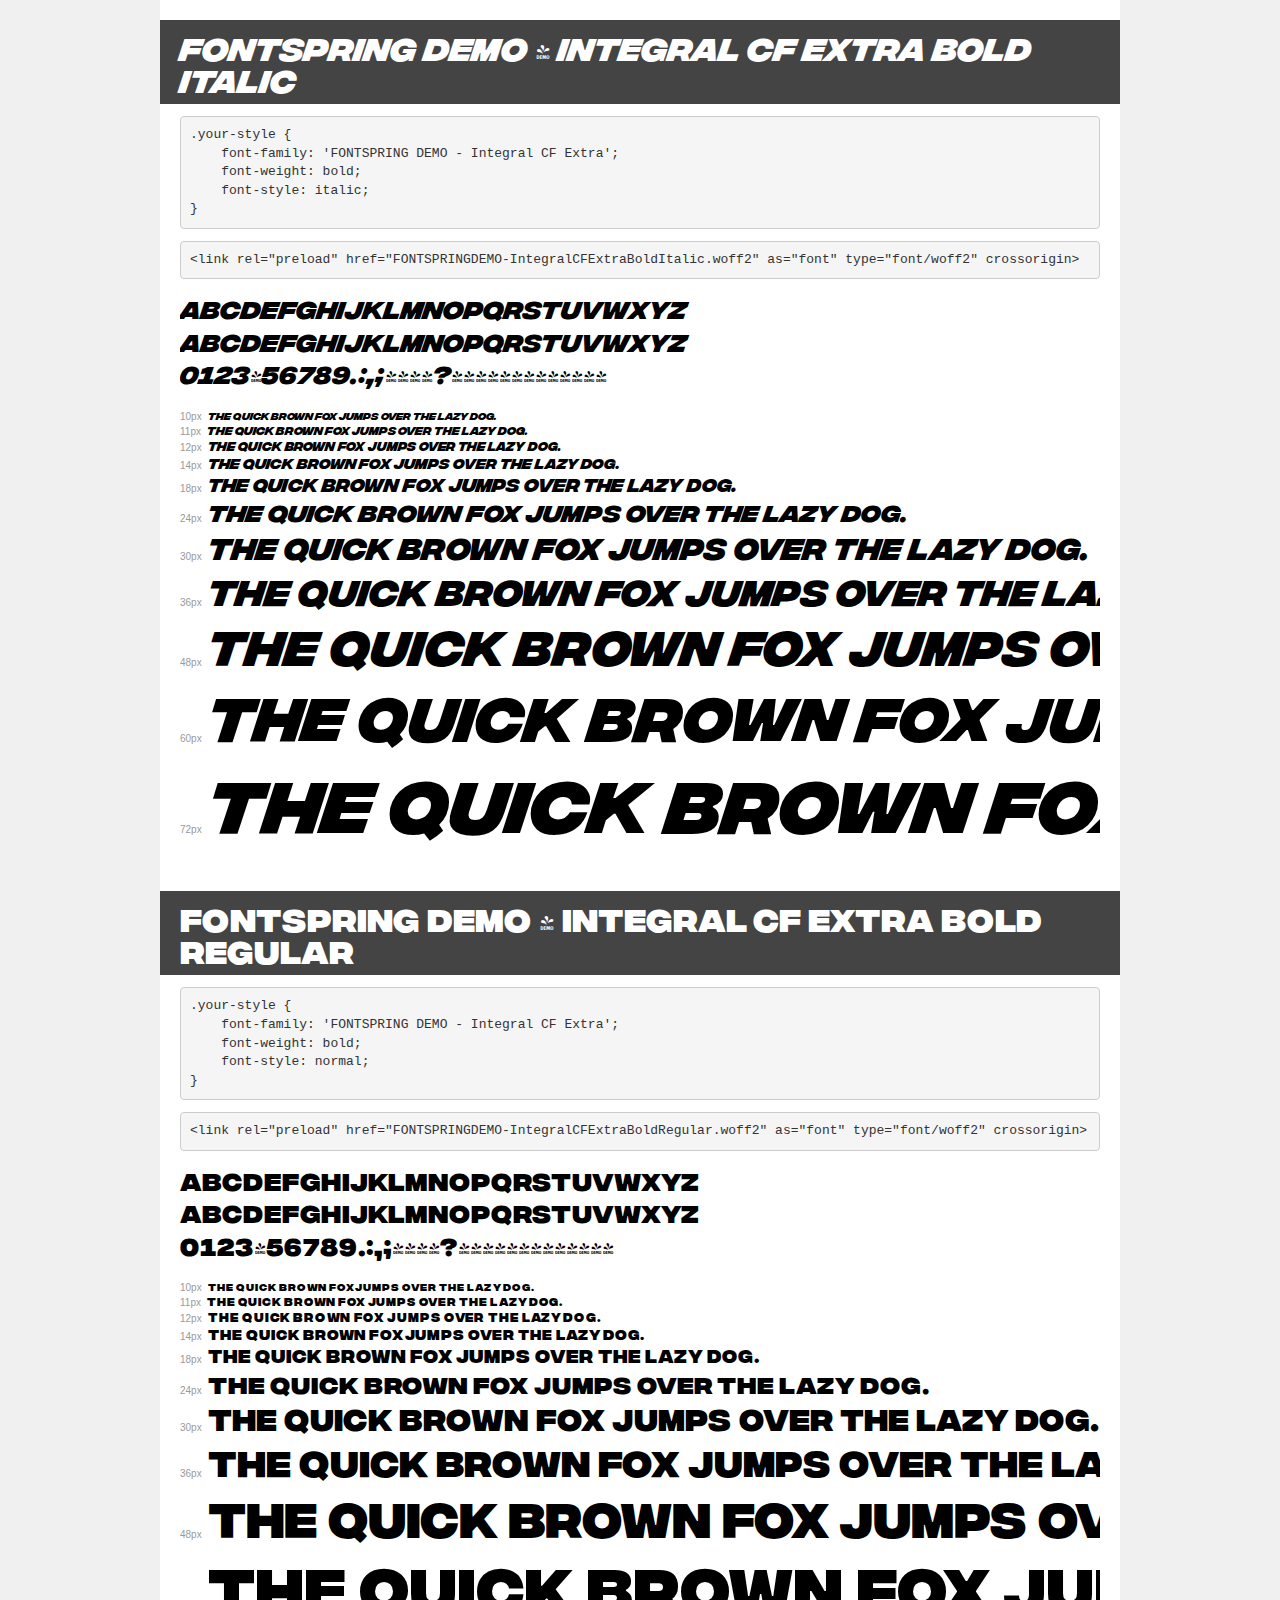
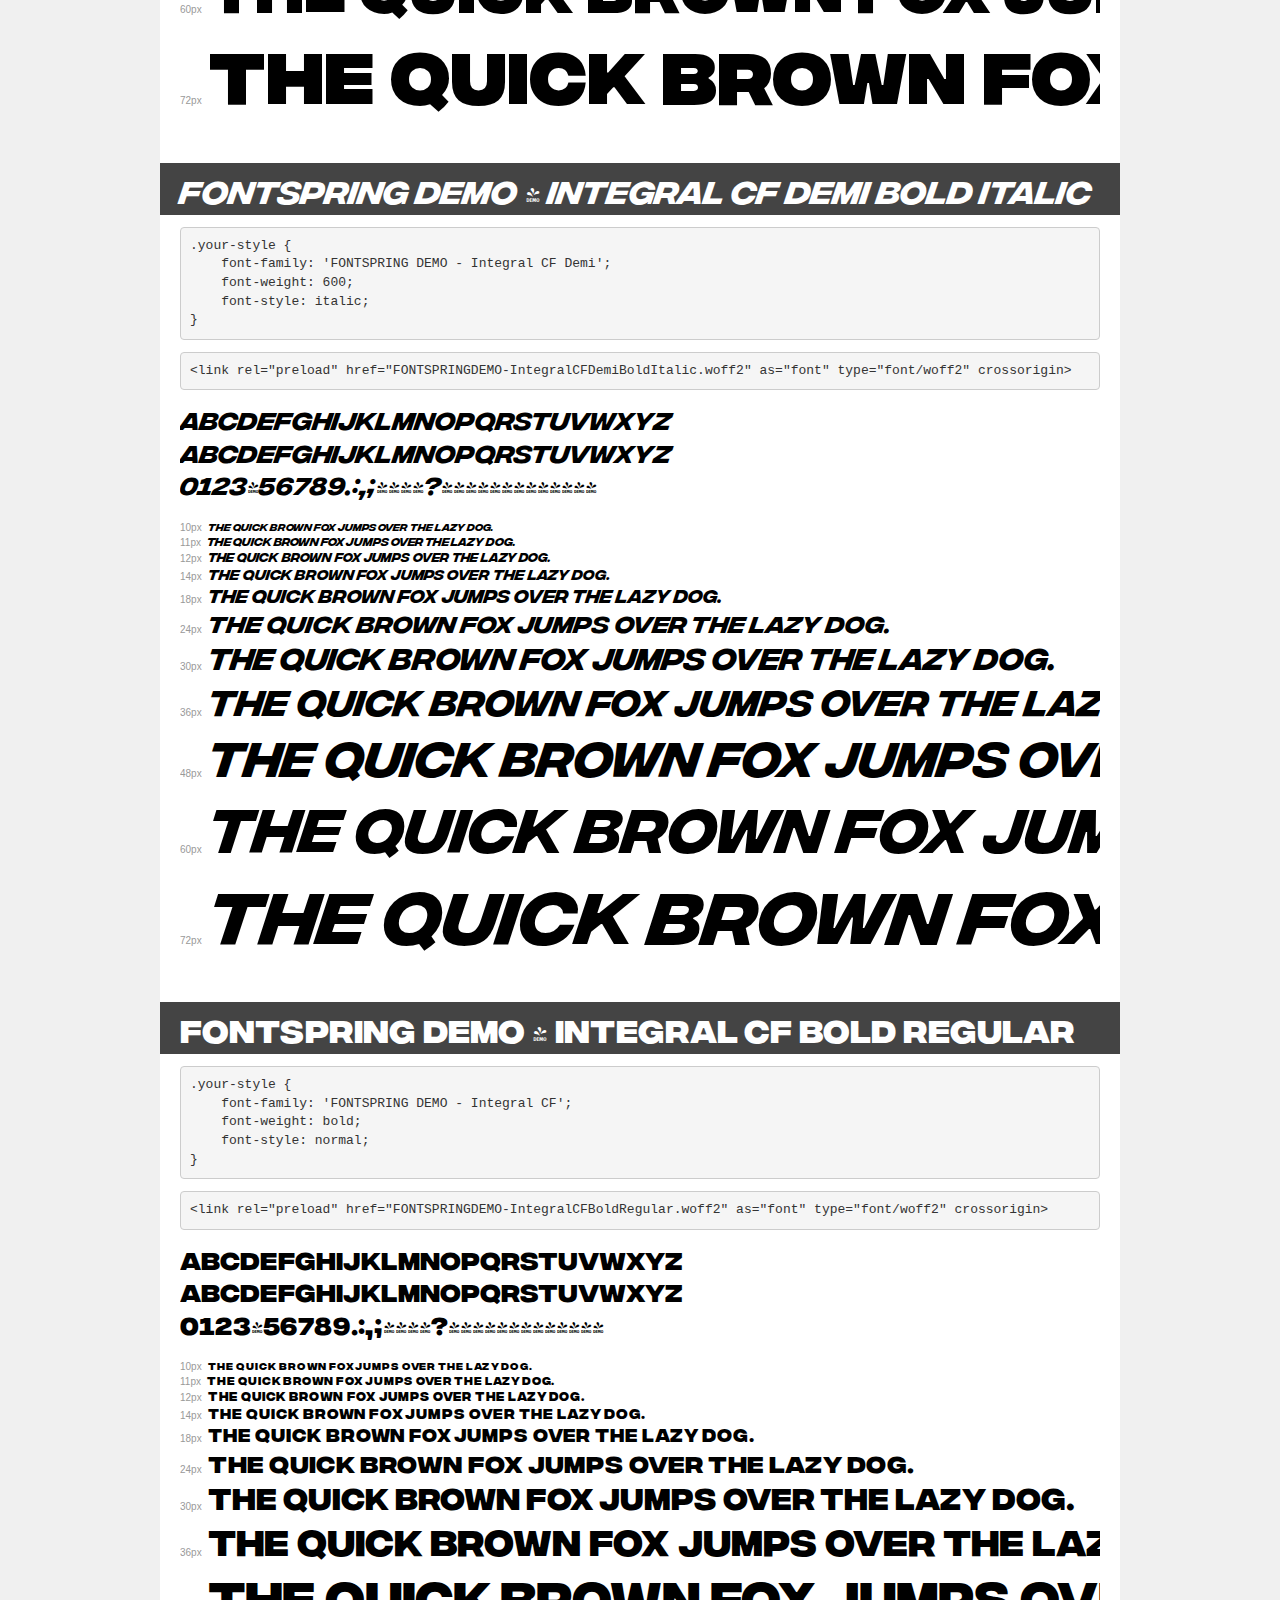
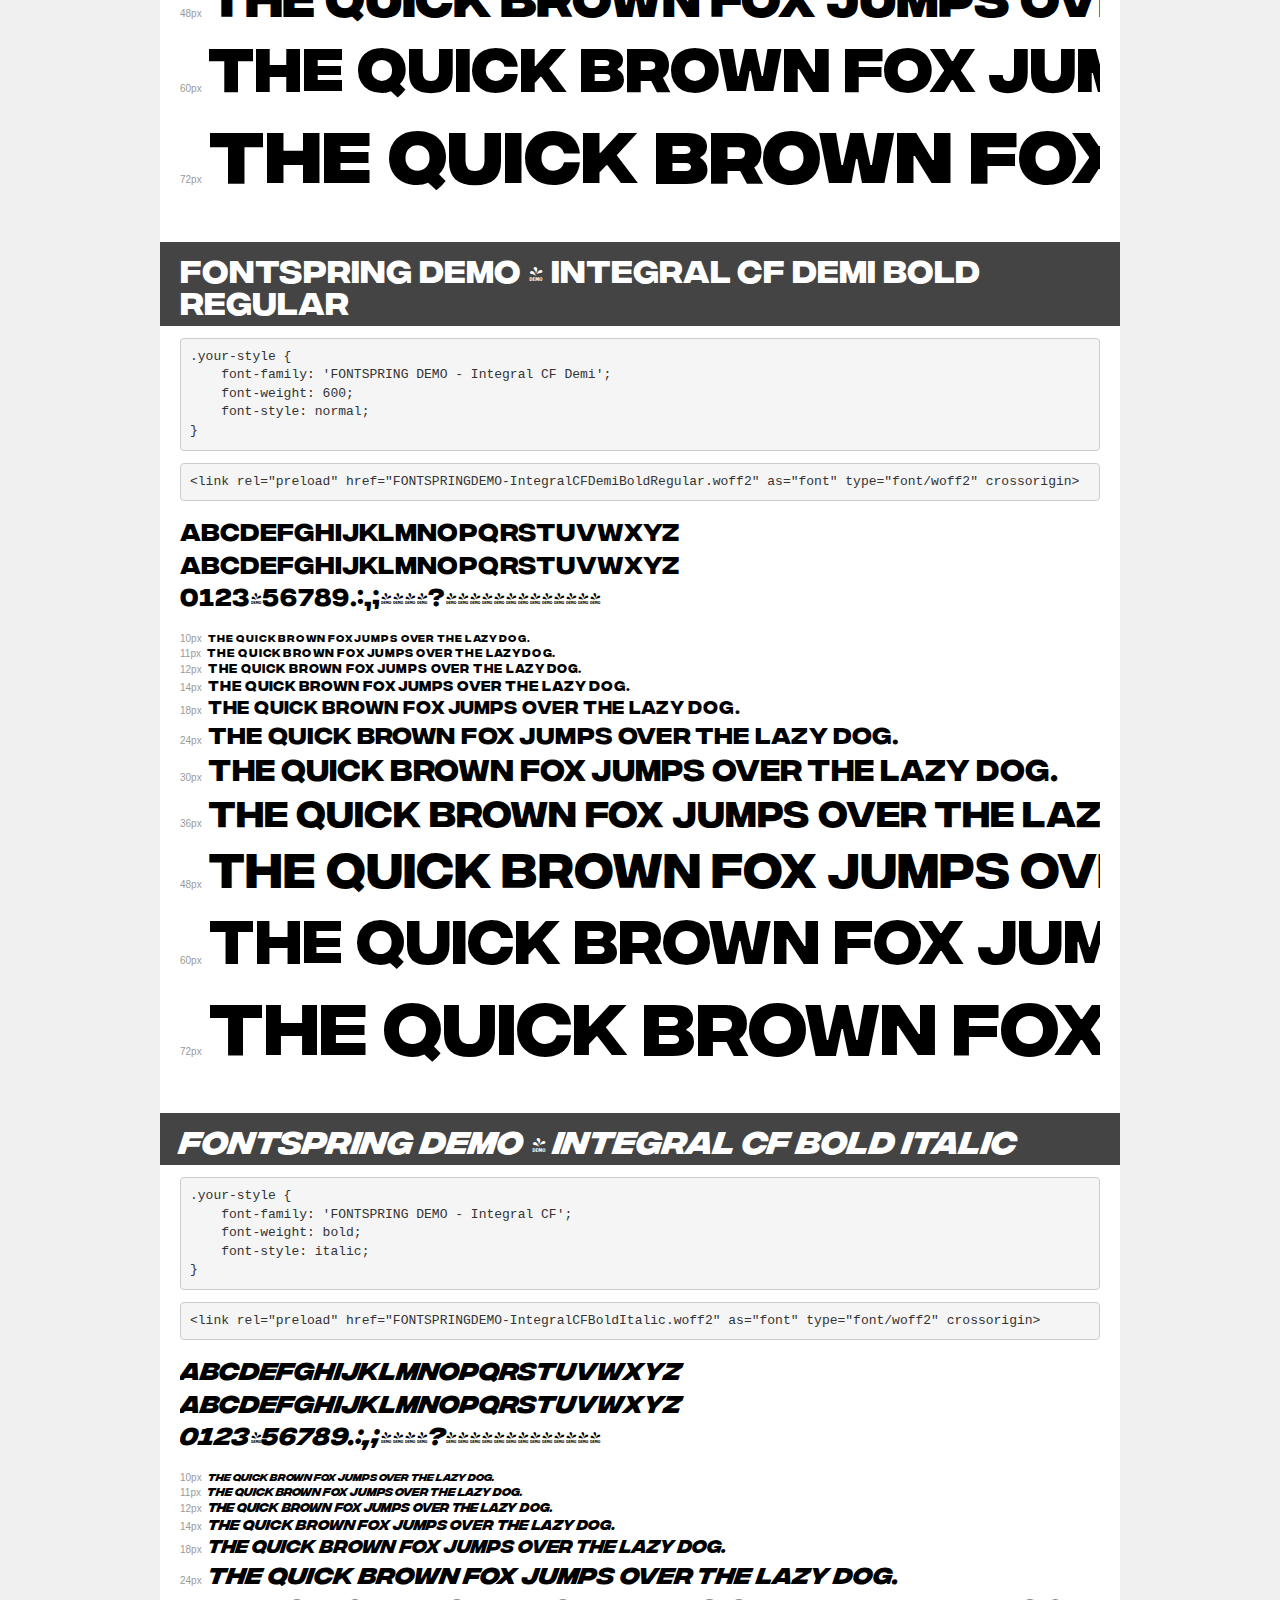
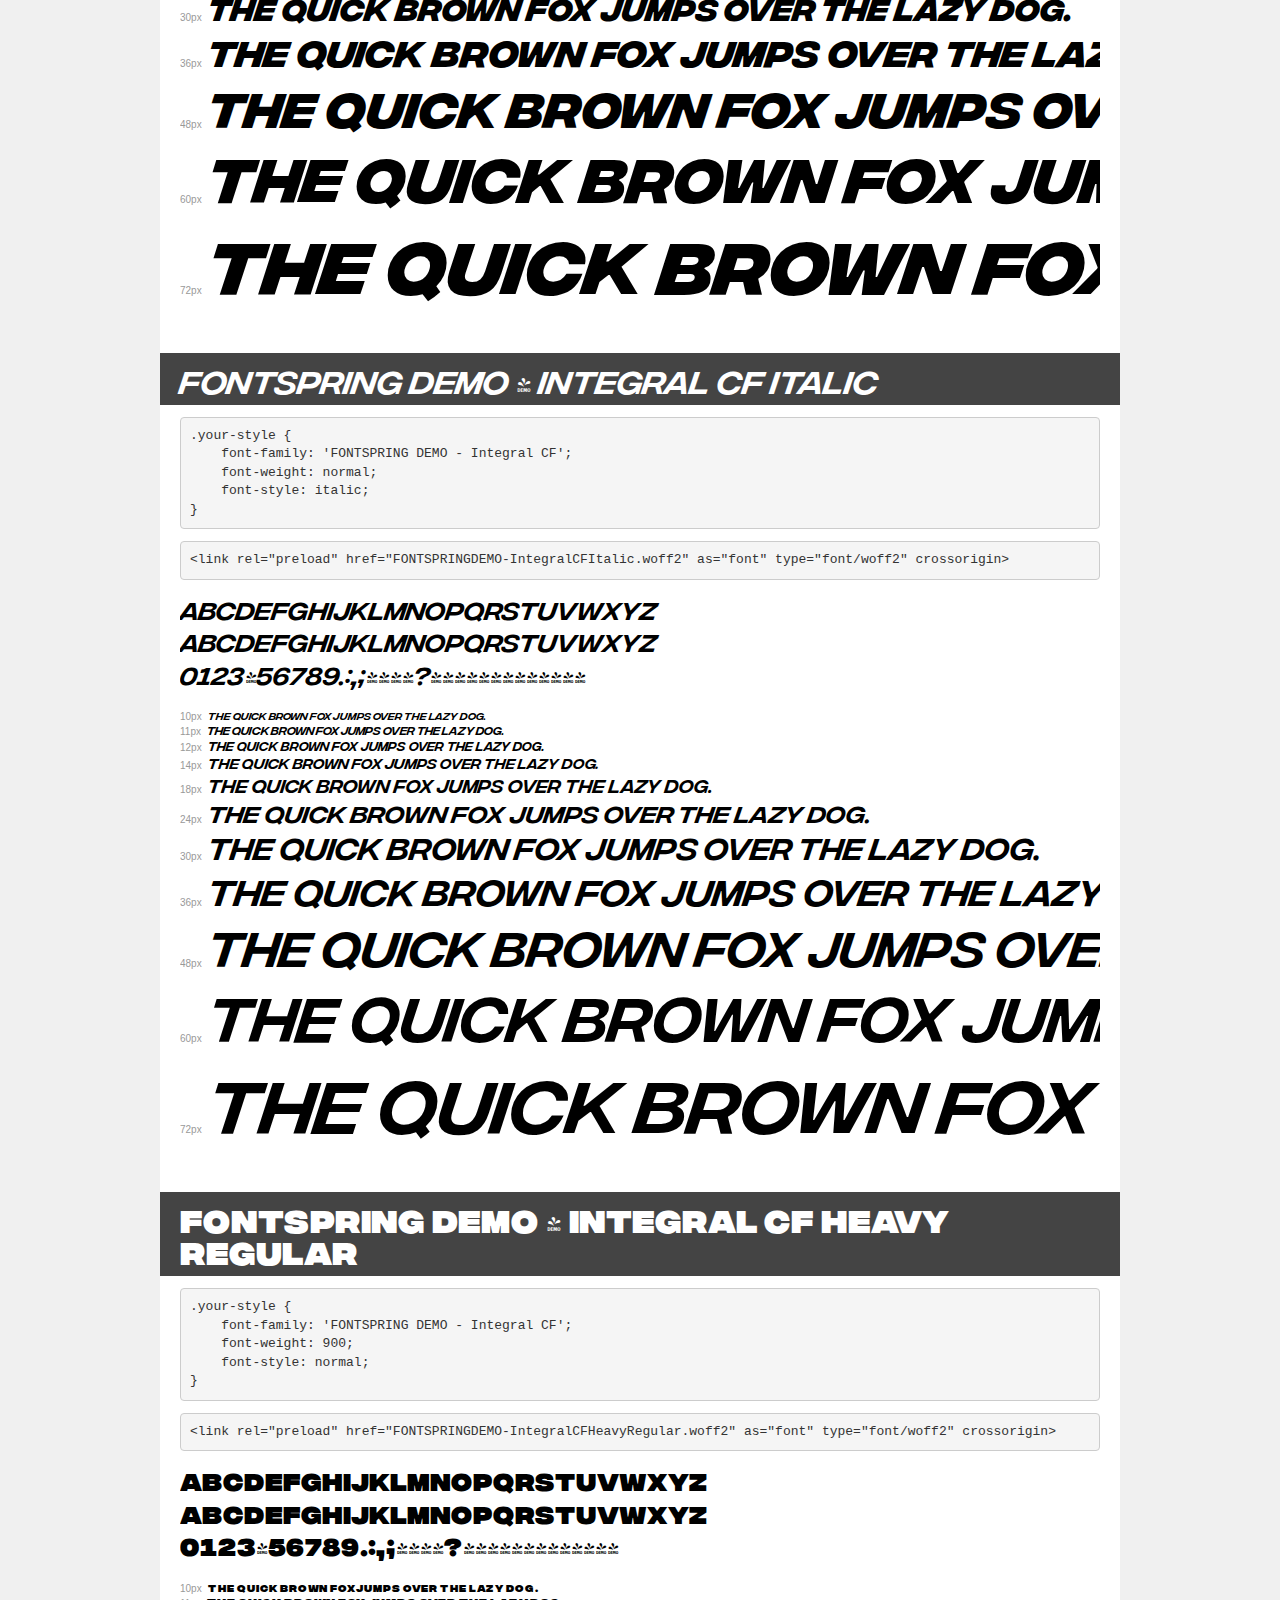
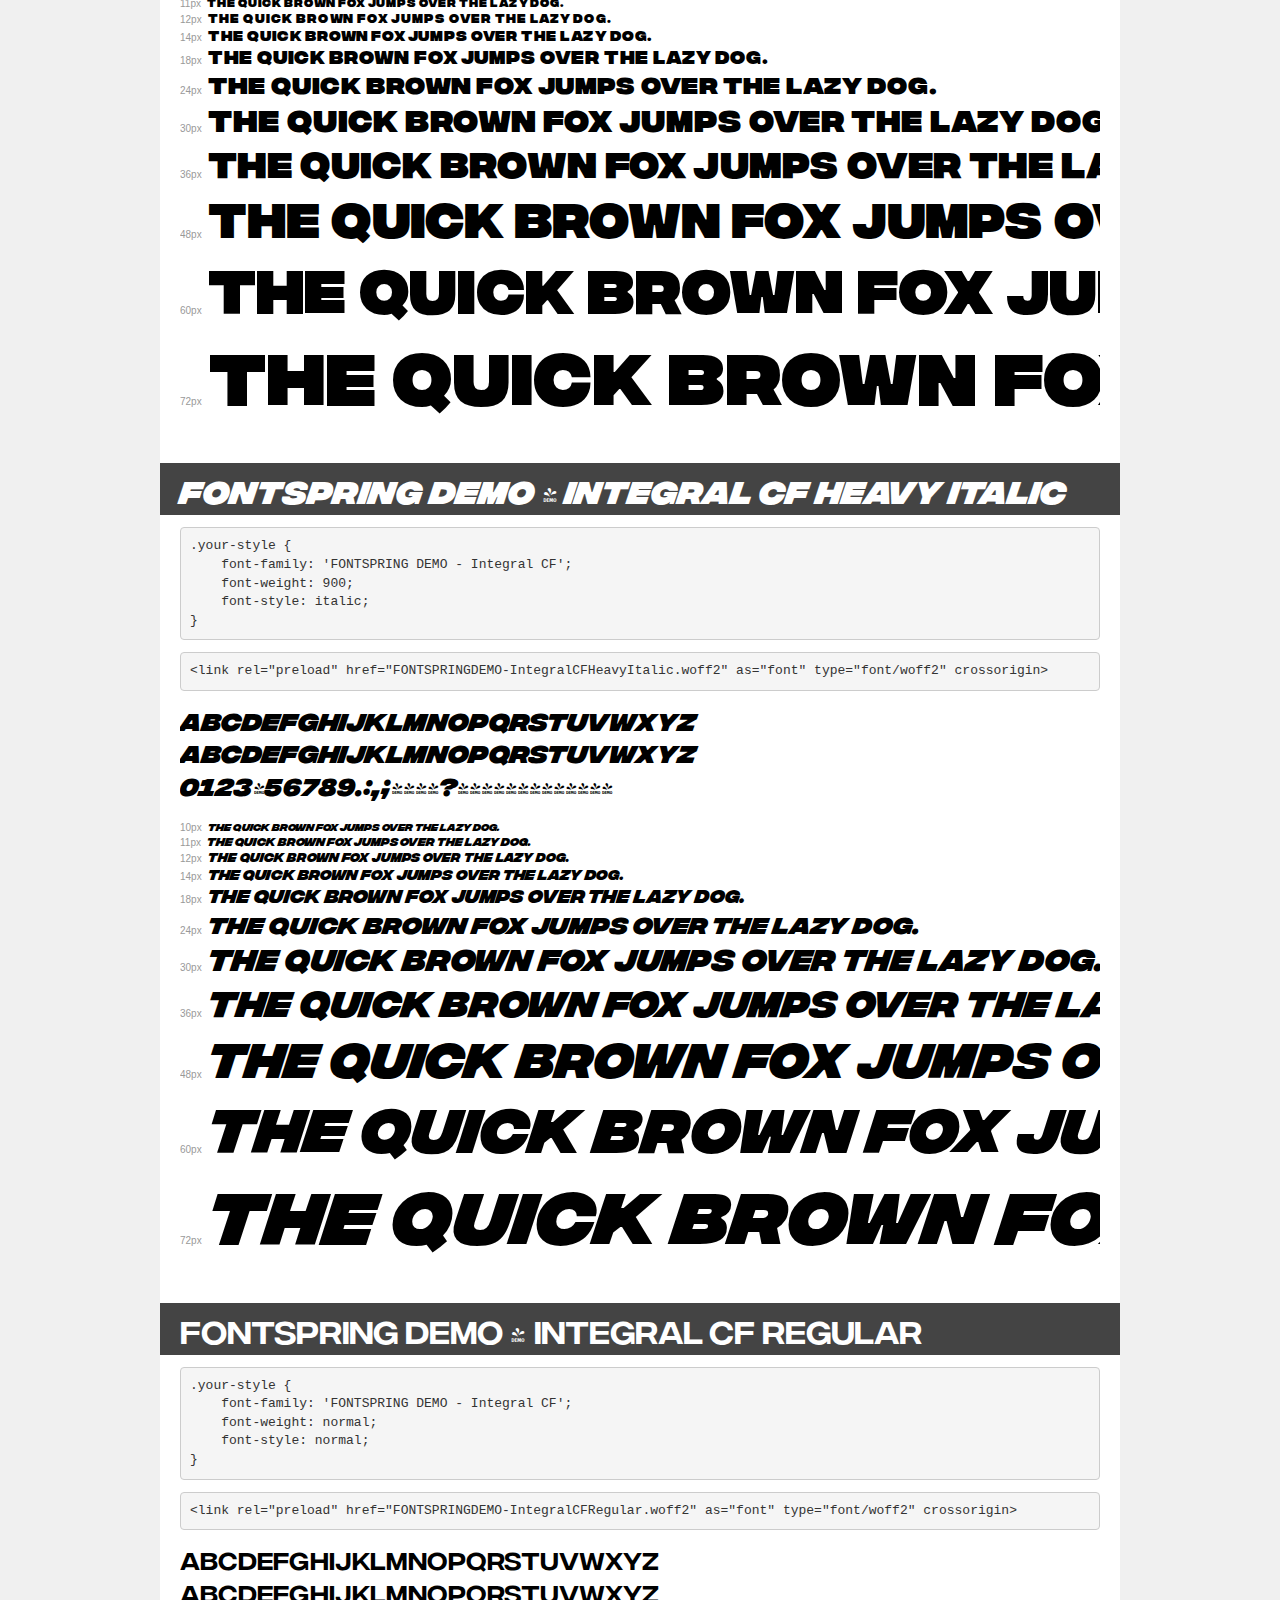
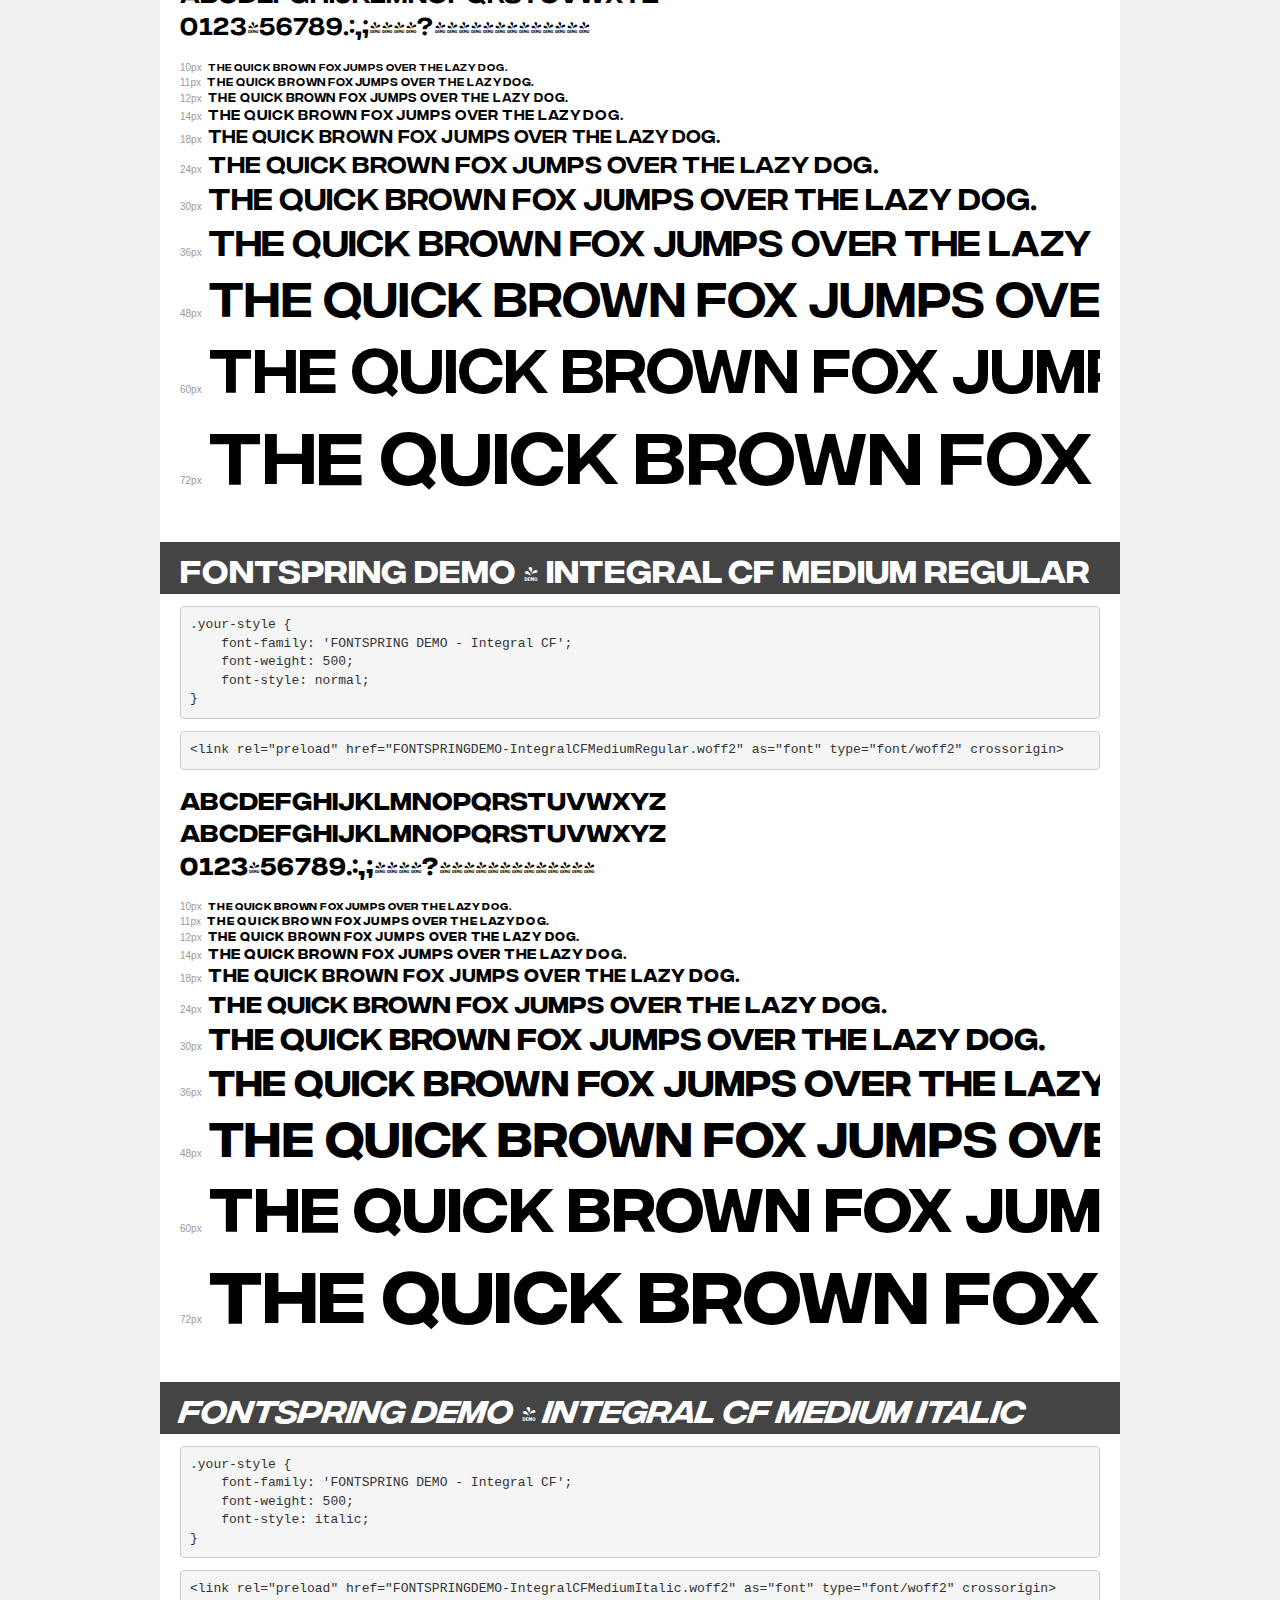
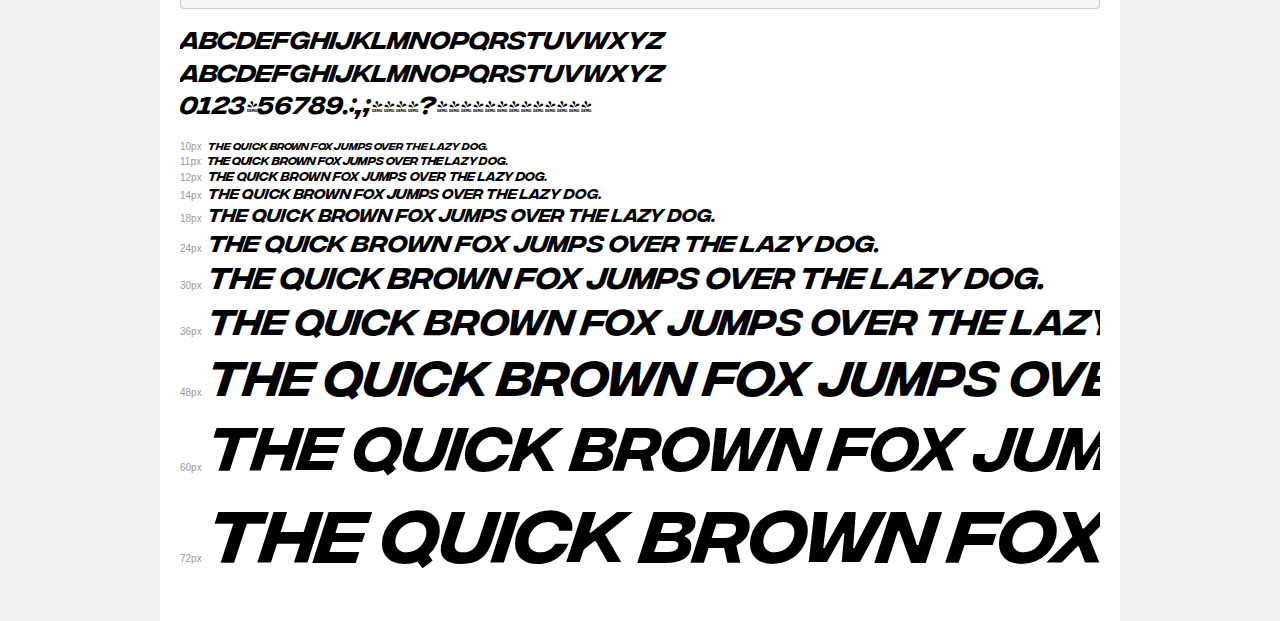
<file: assets/fonst/integralCF/demo.html>
<!DOCTYPE html>
<html lang="en">
<head>
    <meta charset="utf-8">
    <meta http-equiv="X-UA-Compatible" content="IE=edge">
    <meta name="viewport" content="width=device-width, initial-scale=1">
    <meta name="robots" content="noindex, noarchive">
    <meta name="format-detection" content="telephone=no">
    <title>Transfonter demo</title>
    <link href="stylesheet.css" rel="stylesheet">
    <style>
        /*
        http://meyerweb.com/eric/tools/css/reset/
        v2.0 | 20110126
        License: none (public domain)
        */
        html, body, div, span, applet, object, iframe,
        h1, h2, h3, h4, h5, h6, p, blockquote, pre,
        a, abbr, acronym, address, big, cite, code,
        del, dfn, em, img, ins, kbd, q, s, samp,
        small, strike, strong, sub, sup, tt, var,
        b, u, i, center,
        dl, dt, dd, ol, ul, li,
        fieldset, form, label, legend,
        table, caption, tbody, tfoot, thead, tr, th, td,
        article, aside, canvas, details, embed,
        figure, figcaption, footer, header, hgroup,
        menu, nav, output, ruby, section, summary,
        time, mark, audio, video {
            margin: 0;
            padding: 0;
            border: 0;
            font-size: 100%;
            font: inherit;
            vertical-align: baseline;
        }
        /* HTML5 display-role reset for older browsers */
        article, aside, details, figcaption, figure,
        footer, header, hgroup, menu, nav, section {
            display: block;
        }
        body {
            line-height: 1;
        }
        ol, ul {
            list-style: none;
        }
        blockquote, q {
            quotes: none;
        }
        blockquote:before, blockquote:after,
        q:before, q:after {
            content: '';
            content: none;
        }
        table {
            border-collapse: collapse;
            border-spacing: 0;
        }
        /* demo styles */
        body {
            background: #f0f0f0;
            color: #000;
        }
        .page {
            background: #fff;
            width: 920px;
            margin: 0 auto;
            padding: 20px 20px 0 20px;
            overflow: hidden;
        }
        .font-container {
            overflow-x: auto;
            overflow-y: hidden;
            margin-bottom: 40px;
            line-height: 1.3;
            white-space: nowrap;
            padding-bottom: 5px;
        }
        h1 {
            position: relative;
            background: #444;
            font-size: 32px;
            color: #fff;
            padding: 10px 20px;
            margin: 0 -20px 12px -20px;
        }
        .letters {
            font-size: 25px;
            margin-bottom: 20px;
        }
        .s10:before {
            content: '10px';
        }
        .s11:before {
            content: '11px';
        }
        .s12:before {
            content: '12px';
        }
        .s14:before {
            content: '14px';
        }
        .s18:before {
            content: '18px';
        }
        .s24:before {
            content: '24px';
        }
        .s30:before {
            content: '30px';
        }
        .s36:before {
            content: '36px';
        }
        .s48:before {
            content: '48px';
        }
        .s60:before {
            content: '60px';
        }
        .s72:before {
            content: '72px';
        }
        .s10:before, .s11:before, .s12:before, .s14:before,
        .s18:before, .s24:before, .s30:before, .s36:before,
        .s48:before, .s60:before, .s72:before {
            font-family: Arial, sans-serif;
            font-size: 10px;
            font-weight: normal;
            font-style: normal;
            color: #999;
            padding-right: 6px;
        }
        pre {
            display: block;
            padding: 9px;
            margin: 0 0 12px;
            font-family: Monaco, Menlo, Consolas, "Courier New", monospace;
            font-size: 13px;
            line-height: 1.428571429;
            color: #333;
            font-weight: normal;
            font-style: normal;
            background-color: #f5f5f5;
            border: 1px solid #ccc;
            overflow-x: auto;
            border-radius: 4px;
        }
        /* responsive */
        @media (max-width: 959px) {
            .page {
                width: auto;
                margin: 0;
            }
        }
    </style>
</head>
<body>
<div class="page">
    <div class="demo">
        <h1 style="font-family: 'FONTSPRING DEMO - Integral CF Extra'; font-weight: bold; font-style: italic;">FONTSPRING DEMO - Integral CF Extra Bold Italic</h1>
        <pre title="Usage">.your-style {
    font-family: 'FONTSPRING DEMO - Integral CF Extra';
    font-weight: bold;
    font-style: italic;
}</pre>
        <pre title="Preload (optional)">
&lt;link rel=&quot;preload&quot; href=&quot;FONTSPRINGDEMO-IntegralCFExtraBoldItalic.woff2&quot; as=&quot;font&quot; type=&quot;font/woff2&quot; crossorigin&gt;</pre>
        <div class="font-container" style="font-family: 'FONTSPRING DEMO - Integral CF Extra'; font-weight: bold; font-style: italic;">
            <p class="letters">
                abcdefghijklmnopqrstuvwxyz<br>
ABCDEFGHIJKLMNOPQRSTUVWXYZ<br>
                0123456789.:,;()*!?'@#&lt;&gt;$%&^+-=~
            </p>
            <p class="s10" style="font-size: 10px;">The quick brown fox jumps over the lazy dog.</p>
            <p class="s11" style="font-size: 11px;">The quick brown fox jumps over the lazy dog.</p>
            <p class="s12" style="font-size: 12px;">The quick brown fox jumps over the lazy dog.</p>
            <p class="s14" style="font-size: 14px;">The quick brown fox jumps over the lazy dog.</p>
            <p class="s18" style="font-size: 18px;">The quick brown fox jumps over the lazy dog.</p>
            <p class="s24" style="font-size: 24px;">The quick brown fox jumps over the lazy dog.</p>
            <p class="s30" style="font-size: 30px;">The quick brown fox jumps over the lazy dog.</p>
            <p class="s36" style="font-size: 36px;">The quick brown fox jumps over the lazy dog.</p>
            <p class="s48" style="font-size: 48px;">The quick brown fox jumps over the lazy dog.</p>
            <p class="s60" style="font-size: 60px;">The quick brown fox jumps over the lazy dog.</p>
            <p class="s72" style="font-size: 72px;">The quick brown fox jumps over the lazy dog.</p>
        </div>
    </div>

    <div class="demo">
        <h1 style="font-family: 'FONTSPRING DEMO - Integral CF Extra'; font-weight: bold; font-style: normal;">FONTSPRING DEMO - Integral CF Extra Bold Regular</h1>
        <pre title="Usage">.your-style {
    font-family: 'FONTSPRING DEMO - Integral CF Extra';
    font-weight: bold;
    font-style: normal;
}</pre>
        <pre title="Preload (optional)">
&lt;link rel=&quot;preload&quot; href=&quot;FONTSPRINGDEMO-IntegralCFExtraBoldRegular.woff2&quot; as=&quot;font&quot; type=&quot;font/woff2&quot; crossorigin&gt;</pre>
        <div class="font-container" style="font-family: 'FONTSPRING DEMO - Integral CF Extra'; font-weight: bold; font-style: normal;">
            <p class="letters">
                abcdefghijklmnopqrstuvwxyz<br>
ABCDEFGHIJKLMNOPQRSTUVWXYZ<br>
                0123456789.:,;()*!?'@#&lt;&gt;$%&^+-=~
            </p>
            <p class="s10" style="font-size: 10px;">The quick brown fox jumps over the lazy dog.</p>
            <p class="s11" style="font-size: 11px;">The quick brown fox jumps over the lazy dog.</p>
            <p class="s12" style="font-size: 12px;">The quick brown fox jumps over the lazy dog.</p>
            <p class="s14" style="font-size: 14px;">The quick brown fox jumps over the lazy dog.</p>
            <p class="s18" style="font-size: 18px;">The quick brown fox jumps over the lazy dog.</p>
            <p class="s24" style="font-size: 24px;">The quick brown fox jumps over the lazy dog.</p>
            <p class="s30" style="font-size: 30px;">The quick brown fox jumps over the lazy dog.</p>
            <p class="s36" style="font-size: 36px;">The quick brown fox jumps over the lazy dog.</p>
            <p class="s48" style="font-size: 48px;">The quick brown fox jumps over the lazy dog.</p>
            <p class="s60" style="font-size: 60px;">The quick brown fox jumps over the lazy dog.</p>
            <p class="s72" style="font-size: 72px;">The quick brown fox jumps over the lazy dog.</p>
        </div>
    </div>

    <div class="demo">
        <h1 style="font-family: 'FONTSPRING DEMO - Integral CF Demi'; font-weight: 600; font-style: italic;">FONTSPRING DEMO - Integral CF Demi Bold Italic</h1>
        <pre title="Usage">.your-style {
    font-family: 'FONTSPRING DEMO - Integral CF Demi';
    font-weight: 600;
    font-style: italic;
}</pre>
        <pre title="Preload (optional)">
&lt;link rel=&quot;preload&quot; href=&quot;FONTSPRINGDEMO-IntegralCFDemiBoldItalic.woff2&quot; as=&quot;font&quot; type=&quot;font/woff2&quot; crossorigin&gt;</pre>
        <div class="font-container" style="font-family: 'FONTSPRING DEMO - Integral CF Demi'; font-weight: 600; font-style: italic;">
            <p class="letters">
                abcdefghijklmnopqrstuvwxyz<br>
ABCDEFGHIJKLMNOPQRSTUVWXYZ<br>
                0123456789.:,;()*!?'@#&lt;&gt;$%&^+-=~
            </p>
            <p class="s10" style="font-size: 10px;">The quick brown fox jumps over the lazy dog.</p>
            <p class="s11" style="font-size: 11px;">The quick brown fox jumps over the lazy dog.</p>
            <p class="s12" style="font-size: 12px;">The quick brown fox jumps over the lazy dog.</p>
            <p class="s14" style="font-size: 14px;">The quick brown fox jumps over the lazy dog.</p>
            <p class="s18" style="font-size: 18px;">The quick brown fox jumps over the lazy dog.</p>
            <p class="s24" style="font-size: 24px;">The quick brown fox jumps over the lazy dog.</p>
            <p class="s30" style="font-size: 30px;">The quick brown fox jumps over the lazy dog.</p>
            <p class="s36" style="font-size: 36px;">The quick brown fox jumps over the lazy dog.</p>
            <p class="s48" style="font-size: 48px;">The quick brown fox jumps over the lazy dog.</p>
            <p class="s60" style="font-size: 60px;">The quick brown fox jumps over the lazy dog.</p>
            <p class="s72" style="font-size: 72px;">The quick brown fox jumps over the lazy dog.</p>
        </div>
    </div>

    <div class="demo">
        <h1 style="font-family: 'FONTSPRING DEMO - Integral CF'; font-weight: bold; font-style: normal;">FONTSPRING DEMO - Integral CF Bold Regular</h1>
        <pre title="Usage">.your-style {
    font-family: 'FONTSPRING DEMO - Integral CF';
    font-weight: bold;
    font-style: normal;
}</pre>
        <pre title="Preload (optional)">
&lt;link rel=&quot;preload&quot; href=&quot;FONTSPRINGDEMO-IntegralCFBoldRegular.woff2&quot; as=&quot;font&quot; type=&quot;font/woff2&quot; crossorigin&gt;</pre>
        <div class="font-container" style="font-family: 'FONTSPRING DEMO - Integral CF'; font-weight: bold; font-style: normal;">
            <p class="letters">
                abcdefghijklmnopqrstuvwxyz<br>
ABCDEFGHIJKLMNOPQRSTUVWXYZ<br>
                0123456789.:,;()*!?'@#&lt;&gt;$%&^+-=~
            </p>
            <p class="s10" style="font-size: 10px;">The quick brown fox jumps over the lazy dog.</p>
            <p class="s11" style="font-size: 11px;">The quick brown fox jumps over the lazy dog.</p>
            <p class="s12" style="font-size: 12px;">The quick brown fox jumps over the lazy dog.</p>
            <p class="s14" style="font-size: 14px;">The quick brown fox jumps over the lazy dog.</p>
            <p class="s18" style="font-size: 18px;">The quick brown fox jumps over the lazy dog.</p>
            <p class="s24" style="font-size: 24px;">The quick brown fox jumps over the lazy dog.</p>
            <p class="s30" style="font-size: 30px;">The quick brown fox jumps over the lazy dog.</p>
            <p class="s36" style="font-size: 36px;">The quick brown fox jumps over the lazy dog.</p>
            <p class="s48" style="font-size: 48px;">The quick brown fox jumps over the lazy dog.</p>
            <p class="s60" style="font-size: 60px;">The quick brown fox jumps over the lazy dog.</p>
            <p class="s72" style="font-size: 72px;">The quick brown fox jumps over the lazy dog.</p>
        </div>
    </div>

    <div class="demo">
        <h1 style="font-family: 'FONTSPRING DEMO - Integral CF Demi'; font-weight: 600; font-style: normal;">FONTSPRING DEMO - Integral CF Demi Bold Regular</h1>
        <pre title="Usage">.your-style {
    font-family: 'FONTSPRING DEMO - Integral CF Demi';
    font-weight: 600;
    font-style: normal;
}</pre>
        <pre title="Preload (optional)">
&lt;link rel=&quot;preload&quot; href=&quot;FONTSPRINGDEMO-IntegralCFDemiBoldRegular.woff2&quot; as=&quot;font&quot; type=&quot;font/woff2&quot; crossorigin&gt;</pre>
        <div class="font-container" style="font-family: 'FONTSPRING DEMO - Integral CF Demi'; font-weight: 600; font-style: normal;">
            <p class="letters">
                abcdefghijklmnopqrstuvwxyz<br>
ABCDEFGHIJKLMNOPQRSTUVWXYZ<br>
                0123456789.:,;()*!?'@#&lt;&gt;$%&^+-=~
            </p>
            <p class="s10" style="font-size: 10px;">The quick brown fox jumps over the lazy dog.</p>
            <p class="s11" style="font-size: 11px;">The quick brown fox jumps over the lazy dog.</p>
            <p class="s12" style="font-size: 12px;">The quick brown fox jumps over the lazy dog.</p>
            <p class="s14" style="font-size: 14px;">The quick brown fox jumps over the lazy dog.</p>
            <p class="s18" style="font-size: 18px;">The quick brown fox jumps over the lazy dog.</p>
            <p class="s24" style="font-size: 24px;">The quick brown fox jumps over the lazy dog.</p>
            <p class="s30" style="font-size: 30px;">The quick brown fox jumps over the lazy dog.</p>
            <p class="s36" style="font-size: 36px;">The quick brown fox jumps over the lazy dog.</p>
            <p class="s48" style="font-size: 48px;">The quick brown fox jumps over the lazy dog.</p>
            <p class="s60" style="font-size: 60px;">The quick brown fox jumps over the lazy dog.</p>
            <p class="s72" style="font-size: 72px;">The quick brown fox jumps over the lazy dog.</p>
        </div>
    </div>

    <div class="demo">
        <h1 style="font-family: 'FONTSPRING DEMO - Integral CF'; font-weight: bold; font-style: italic;">FONTSPRING DEMO - Integral CF Bold Italic</h1>
        <pre title="Usage">.your-style {
    font-family: 'FONTSPRING DEMO - Integral CF';
    font-weight: bold;
    font-style: italic;
}</pre>
        <pre title="Preload (optional)">
&lt;link rel=&quot;preload&quot; href=&quot;FONTSPRINGDEMO-IntegralCFBoldItalic.woff2&quot; as=&quot;font&quot; type=&quot;font/woff2&quot; crossorigin&gt;</pre>
        <div class="font-container" style="font-family: 'FONTSPRING DEMO - Integral CF'; font-weight: bold; font-style: italic;">
            <p class="letters">
                abcdefghijklmnopqrstuvwxyz<br>
ABCDEFGHIJKLMNOPQRSTUVWXYZ<br>
                0123456789.:,;()*!?'@#&lt;&gt;$%&^+-=~
            </p>
            <p class="s10" style="font-size: 10px;">The quick brown fox jumps over the lazy dog.</p>
            <p class="s11" style="font-size: 11px;">The quick brown fox jumps over the lazy dog.</p>
            <p class="s12" style="font-size: 12px;">The quick brown fox jumps over the lazy dog.</p>
            <p class="s14" style="font-size: 14px;">The quick brown fox jumps over the lazy dog.</p>
            <p class="s18" style="font-size: 18px;">The quick brown fox jumps over the lazy dog.</p>
            <p class="s24" style="font-size: 24px;">The quick brown fox jumps over the lazy dog.</p>
            <p class="s30" style="font-size: 30px;">The quick brown fox jumps over the lazy dog.</p>
            <p class="s36" style="font-size: 36px;">The quick brown fox jumps over the lazy dog.</p>
            <p class="s48" style="font-size: 48px;">The quick brown fox jumps over the lazy dog.</p>
            <p class="s60" style="font-size: 60px;">The quick brown fox jumps over the lazy dog.</p>
            <p class="s72" style="font-size: 72px;">The quick brown fox jumps over the lazy dog.</p>
        </div>
    </div>

    <div class="demo">
        <h1 style="font-family: 'FONTSPRING DEMO - Integral CF'; font-weight: normal; font-style: italic;">FONTSPRING DEMO - Integral CF Italic</h1>
        <pre title="Usage">.your-style {
    font-family: 'FONTSPRING DEMO - Integral CF';
    font-weight: normal;
    font-style: italic;
}</pre>
        <pre title="Preload (optional)">
&lt;link rel=&quot;preload&quot; href=&quot;FONTSPRINGDEMO-IntegralCFItalic.woff2&quot; as=&quot;font&quot; type=&quot;font/woff2&quot; crossorigin&gt;</pre>
        <div class="font-container" style="font-family: 'FONTSPRING DEMO - Integral CF'; font-weight: normal; font-style: italic;">
            <p class="letters">
                abcdefghijklmnopqrstuvwxyz<br>
ABCDEFGHIJKLMNOPQRSTUVWXYZ<br>
                0123456789.:,;()*!?'@#&lt;&gt;$%&^+-=~
            </p>
            <p class="s10" style="font-size: 10px;">The quick brown fox jumps over the lazy dog.</p>
            <p class="s11" style="font-size: 11px;">The quick brown fox jumps over the lazy dog.</p>
            <p class="s12" style="font-size: 12px;">The quick brown fox jumps over the lazy dog.</p>
            <p class="s14" style="font-size: 14px;">The quick brown fox jumps over the lazy dog.</p>
            <p class="s18" style="font-size: 18px;">The quick brown fox jumps over the lazy dog.</p>
            <p class="s24" style="font-size: 24px;">The quick brown fox jumps over the lazy dog.</p>
            <p class="s30" style="font-size: 30px;">The quick brown fox jumps over the lazy dog.</p>
            <p class="s36" style="font-size: 36px;">The quick brown fox jumps over the lazy dog.</p>
            <p class="s48" style="font-size: 48px;">The quick brown fox jumps over the lazy dog.</p>
            <p class="s60" style="font-size: 60px;">The quick brown fox jumps over the lazy dog.</p>
            <p class="s72" style="font-size: 72px;">The quick brown fox jumps over the lazy dog.</p>
        </div>
    </div>

    <div class="demo">
        <h1 style="font-family: 'FONTSPRING DEMO - Integral CF'; font-weight: 900; font-style: normal;">FONTSPRING DEMO - Integral CF Heavy Regular</h1>
        <pre title="Usage">.your-style {
    font-family: 'FONTSPRING DEMO - Integral CF';
    font-weight: 900;
    font-style: normal;
}</pre>
        <pre title="Preload (optional)">
&lt;link rel=&quot;preload&quot; href=&quot;FONTSPRINGDEMO-IntegralCFHeavyRegular.woff2&quot; as=&quot;font&quot; type=&quot;font/woff2&quot; crossorigin&gt;</pre>
        <div class="font-container" style="font-family: 'FONTSPRING DEMO - Integral CF'; font-weight: 900; font-style: normal;">
            <p class="letters">
                abcdefghijklmnopqrstuvwxyz<br>
ABCDEFGHIJKLMNOPQRSTUVWXYZ<br>
                0123456789.:,;()*!?'@#&lt;&gt;$%&^+-=~
            </p>
            <p class="s10" style="font-size: 10px;">The quick brown fox jumps over the lazy dog.</p>
            <p class="s11" style="font-size: 11px;">The quick brown fox jumps over the lazy dog.</p>
            <p class="s12" style="font-size: 12px;">The quick brown fox jumps over the lazy dog.</p>
            <p class="s14" style="font-size: 14px;">The quick brown fox jumps over the lazy dog.</p>
            <p class="s18" style="font-size: 18px;">The quick brown fox jumps over the lazy dog.</p>
            <p class="s24" style="font-size: 24px;">The quick brown fox jumps over the lazy dog.</p>
            <p class="s30" style="font-size: 30px;">The quick brown fox jumps over the lazy dog.</p>
            <p class="s36" style="font-size: 36px;">The quick brown fox jumps over the lazy dog.</p>
            <p class="s48" style="font-size: 48px;">The quick brown fox jumps over the lazy dog.</p>
            <p class="s60" style="font-size: 60px;">The quick brown fox jumps over the lazy dog.</p>
            <p class="s72" style="font-size: 72px;">The quick brown fox jumps over the lazy dog.</p>
        </div>
    </div>

    <div class="demo">
        <h1 style="font-family: 'FONTSPRING DEMO - Integral CF'; font-weight: 900; font-style: italic;">FONTSPRING DEMO - Integral CF Heavy Italic</h1>
        <pre title="Usage">.your-style {
    font-family: 'FONTSPRING DEMO - Integral CF';
    font-weight: 900;
    font-style: italic;
}</pre>
        <pre title="Preload (optional)">
&lt;link rel=&quot;preload&quot; href=&quot;FONTSPRINGDEMO-IntegralCFHeavyItalic.woff2&quot; as=&quot;font&quot; type=&quot;font/woff2&quot; crossorigin&gt;</pre>
        <div class="font-container" style="font-family: 'FONTSPRING DEMO - Integral CF'; font-weight: 900; font-style: italic;">
            <p class="letters">
                abcdefghijklmnopqrstuvwxyz<br>
ABCDEFGHIJKLMNOPQRSTUVWXYZ<br>
                0123456789.:,;()*!?'@#&lt;&gt;$%&^+-=~
            </p>
            <p class="s10" style="font-size: 10px;">The quick brown fox jumps over the lazy dog.</p>
            <p class="s11" style="font-size: 11px;">The quick brown fox jumps over the lazy dog.</p>
            <p class="s12" style="font-size: 12px;">The quick brown fox jumps over the lazy dog.</p>
            <p class="s14" style="font-size: 14px;">The quick brown fox jumps over the lazy dog.</p>
            <p class="s18" style="font-size: 18px;">The quick brown fox jumps over the lazy dog.</p>
            <p class="s24" style="font-size: 24px;">The quick brown fox jumps over the lazy dog.</p>
            <p class="s30" style="font-size: 30px;">The quick brown fox jumps over the lazy dog.</p>
            <p class="s36" style="font-size: 36px;">The quick brown fox jumps over the lazy dog.</p>
            <p class="s48" style="font-size: 48px;">The quick brown fox jumps over the lazy dog.</p>
            <p class="s60" style="font-size: 60px;">The quick brown fox jumps over the lazy dog.</p>
            <p class="s72" style="font-size: 72px;">The quick brown fox jumps over the lazy dog.</p>
        </div>
    </div>

    <div class="demo">
        <h1 style="font-family: 'FONTSPRING DEMO - Integral CF'; font-weight: normal; font-style: normal;">FONTSPRING DEMO - Integral CF Regular</h1>
        <pre title="Usage">.your-style {
    font-family: 'FONTSPRING DEMO - Integral CF';
    font-weight: normal;
    font-style: normal;
}</pre>
        <pre title="Preload (optional)">
&lt;link rel=&quot;preload&quot; href=&quot;FONTSPRINGDEMO-IntegralCFRegular.woff2&quot; as=&quot;font&quot; type=&quot;font/woff2&quot; crossorigin&gt;</pre>
        <div class="font-container" style="font-family: 'FONTSPRING DEMO - Integral CF'; font-weight: normal; font-style: normal;">
            <p class="letters">
                abcdefghijklmnopqrstuvwxyz<br>
ABCDEFGHIJKLMNOPQRSTUVWXYZ<br>
                0123456789.:,;()*!?'@#&lt;&gt;$%&^+-=~
            </p>
            <p class="s10" style="font-size: 10px;">The quick brown fox jumps over the lazy dog.</p>
            <p class="s11" style="font-size: 11px;">The quick brown fox jumps over the lazy dog.</p>
            <p class="s12" style="font-size: 12px;">The quick brown fox jumps over the lazy dog.</p>
            <p class="s14" style="font-size: 14px;">The quick brown fox jumps over the lazy dog.</p>
            <p class="s18" style="font-size: 18px;">The quick brown fox jumps over the lazy dog.</p>
            <p class="s24" style="font-size: 24px;">The quick brown fox jumps over the lazy dog.</p>
            <p class="s30" style="font-size: 30px;">The quick brown fox jumps over the lazy dog.</p>
            <p class="s36" style="font-size: 36px;">The quick brown fox jumps over the lazy dog.</p>
            <p class="s48" style="font-size: 48px;">The quick brown fox jumps over the lazy dog.</p>
            <p class="s60" style="font-size: 60px;">The quick brown fox jumps over the lazy dog.</p>
            <p class="s72" style="font-size: 72px;">The quick brown fox jumps over the lazy dog.</p>
        </div>
    </div>

    <div class="demo">
        <h1 style="font-family: 'FONTSPRING DEMO - Integral CF'; font-weight: 500; font-style: normal;">FONTSPRING DEMO - Integral CF Medium Regular</h1>
        <pre title="Usage">.your-style {
    font-family: 'FONTSPRING DEMO - Integral CF';
    font-weight: 500;
    font-style: normal;
}</pre>
        <pre title="Preload (optional)">
&lt;link rel=&quot;preload&quot; href=&quot;FONTSPRINGDEMO-IntegralCFMediumRegular.woff2&quot; as=&quot;font&quot; type=&quot;font/woff2&quot; crossorigin&gt;</pre>
        <div class="font-container" style="font-family: 'FONTSPRING DEMO - Integral CF'; font-weight: 500; font-style: normal;">
            <p class="letters">
                abcdefghijklmnopqrstuvwxyz<br>
ABCDEFGHIJKLMNOPQRSTUVWXYZ<br>
                0123456789.:,;()*!?'@#&lt;&gt;$%&^+-=~
            </p>
            <p class="s10" style="font-size: 10px;">The quick brown fox jumps over the lazy dog.</p>
            <p class="s11" style="font-size: 11px;">The quick brown fox jumps over the lazy dog.</p>
            <p class="s12" style="font-size: 12px;">The quick brown fox jumps over the lazy dog.</p>
            <p class="s14" style="font-size: 14px;">The quick brown fox jumps over the lazy dog.</p>
            <p class="s18" style="font-size: 18px;">The quick brown fox jumps over the lazy dog.</p>
            <p class="s24" style="font-size: 24px;">The quick brown fox jumps over the lazy dog.</p>
            <p class="s30" style="font-size: 30px;">The quick brown fox jumps over the lazy dog.</p>
            <p class="s36" style="font-size: 36px;">The quick brown fox jumps over the lazy dog.</p>
            <p class="s48" style="font-size: 48px;">The quick brown fox jumps over the lazy dog.</p>
            <p class="s60" style="font-size: 60px;">The quick brown fox jumps over the lazy dog.</p>
            <p class="s72" style="font-size: 72px;">The quick brown fox jumps over the lazy dog.</p>
        </div>
    </div>

    <div class="demo">
        <h1 style="font-family: 'FONTSPRING DEMO - Integral CF'; font-weight: 500; font-style: italic;">FONTSPRING DEMO - Integral CF Medium Italic</h1>
        <pre title="Usage">.your-style {
    font-family: 'FONTSPRING DEMO - Integral CF';
    font-weight: 500;
    font-style: italic;
}</pre>
        <pre title="Preload (optional)">
&lt;link rel=&quot;preload&quot; href=&quot;FONTSPRINGDEMO-IntegralCFMediumItalic.woff2&quot; as=&quot;font&quot; type=&quot;font/woff2&quot; crossorigin&gt;</pre>
        <div class="font-container" style="font-family: 'FONTSPRING DEMO - Integral CF'; font-weight: 500; font-style: italic;">
            <p class="letters">
                abcdefghijklmnopqrstuvwxyz<br>
ABCDEFGHIJKLMNOPQRSTUVWXYZ<br>
                0123456789.:,;()*!?'@#&lt;&gt;$%&^+-=~
            </p>
            <p class="s10" style="font-size: 10px;">The quick brown fox jumps over the lazy dog.</p>
            <p class="s11" style="font-size: 11px;">The quick brown fox jumps over the lazy dog.</p>
            <p class="s12" style="font-size: 12px;">The quick brown fox jumps over the lazy dog.</p>
            <p class="s14" style="font-size: 14px;">The quick brown fox jumps over the lazy dog.</p>
            <p class="s18" style="font-size: 18px;">The quick brown fox jumps over the lazy dog.</p>
            <p class="s24" style="font-size: 24px;">The quick brown fox jumps over the lazy dog.</p>
            <p class="s30" style="font-size: 30px;">The quick brown fox jumps over the lazy dog.</p>
            <p class="s36" style="font-size: 36px;">The quick brown fox jumps over the lazy dog.</p>
            <p class="s48" style="font-size: 48px;">The quick brown fox jumps over the lazy dog.</p>
            <p class="s60" style="font-size: 60px;">The quick brown fox jumps over the lazy dog.</p>
            <p class="s72" style="font-size: 72px;">The quick brown fox jumps over the lazy dog.</p>
        </div>
    </div>

</div>
</body>
</html>
</file>
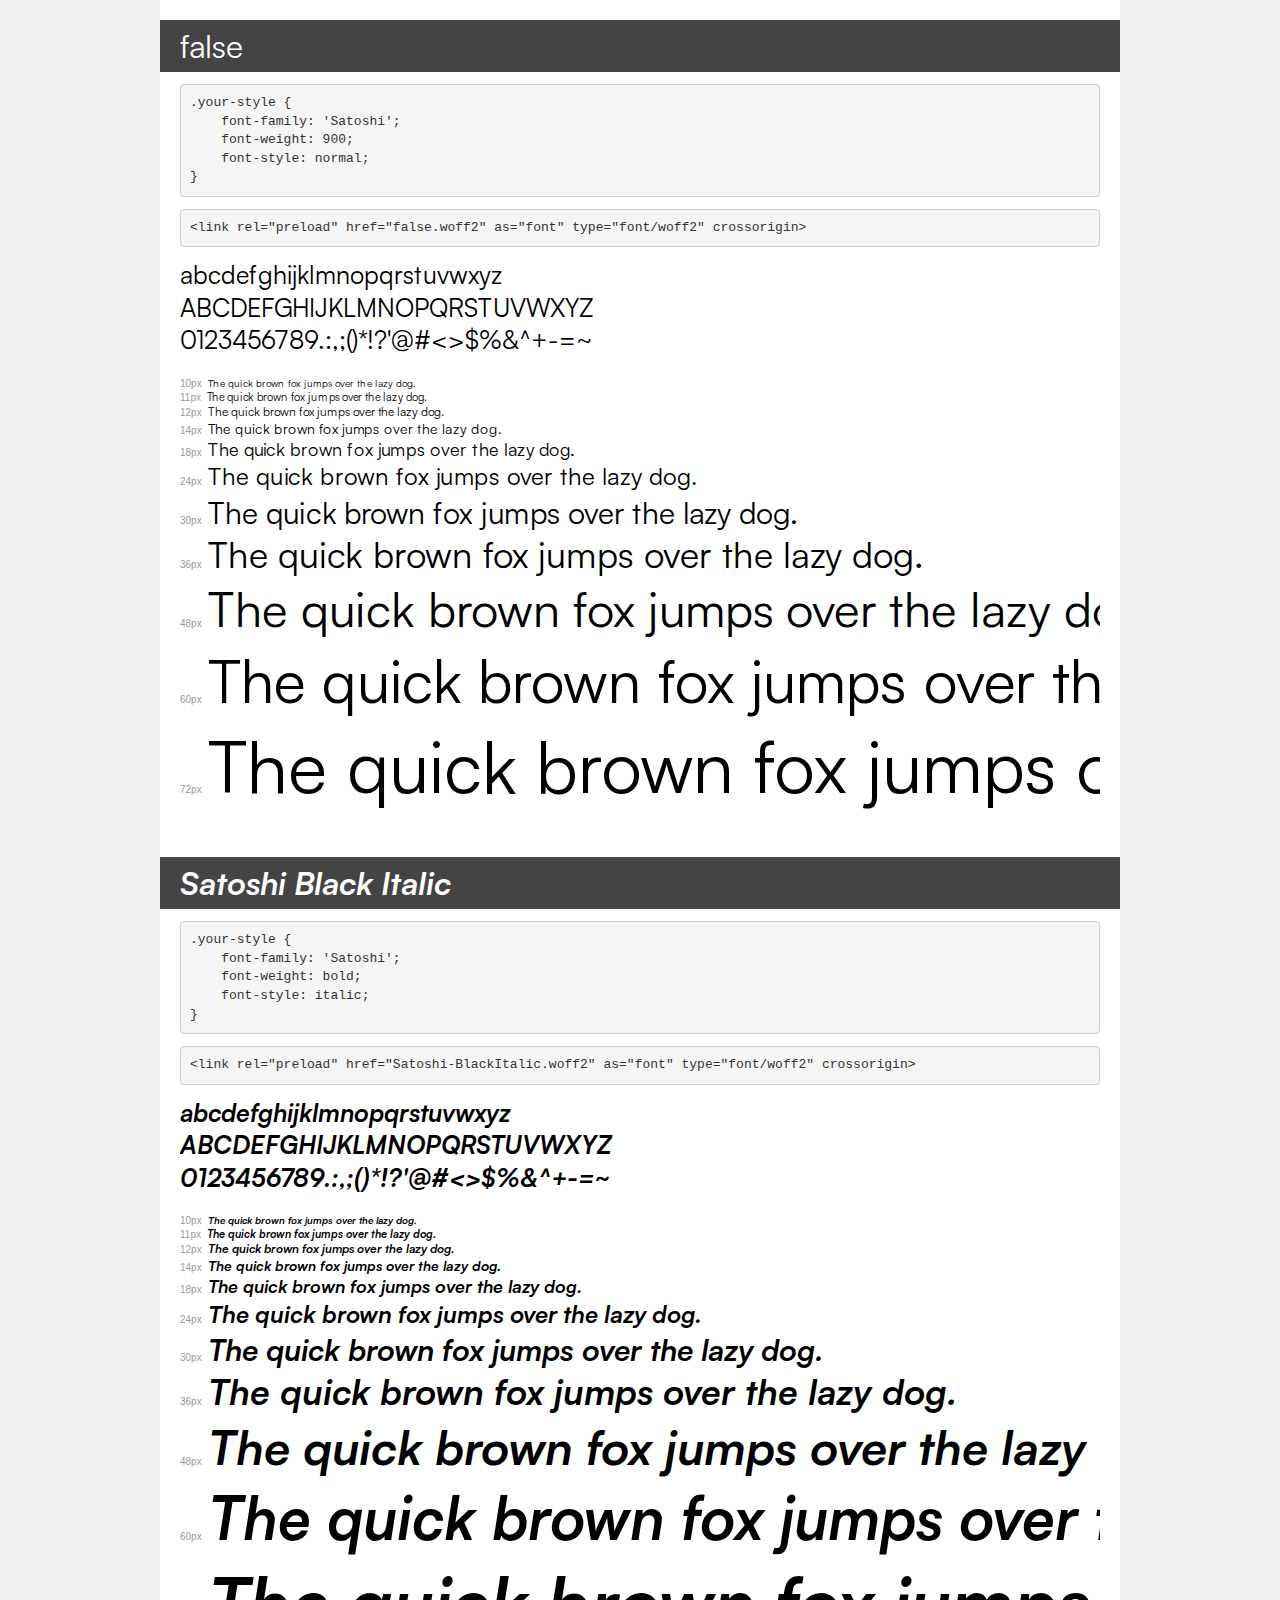
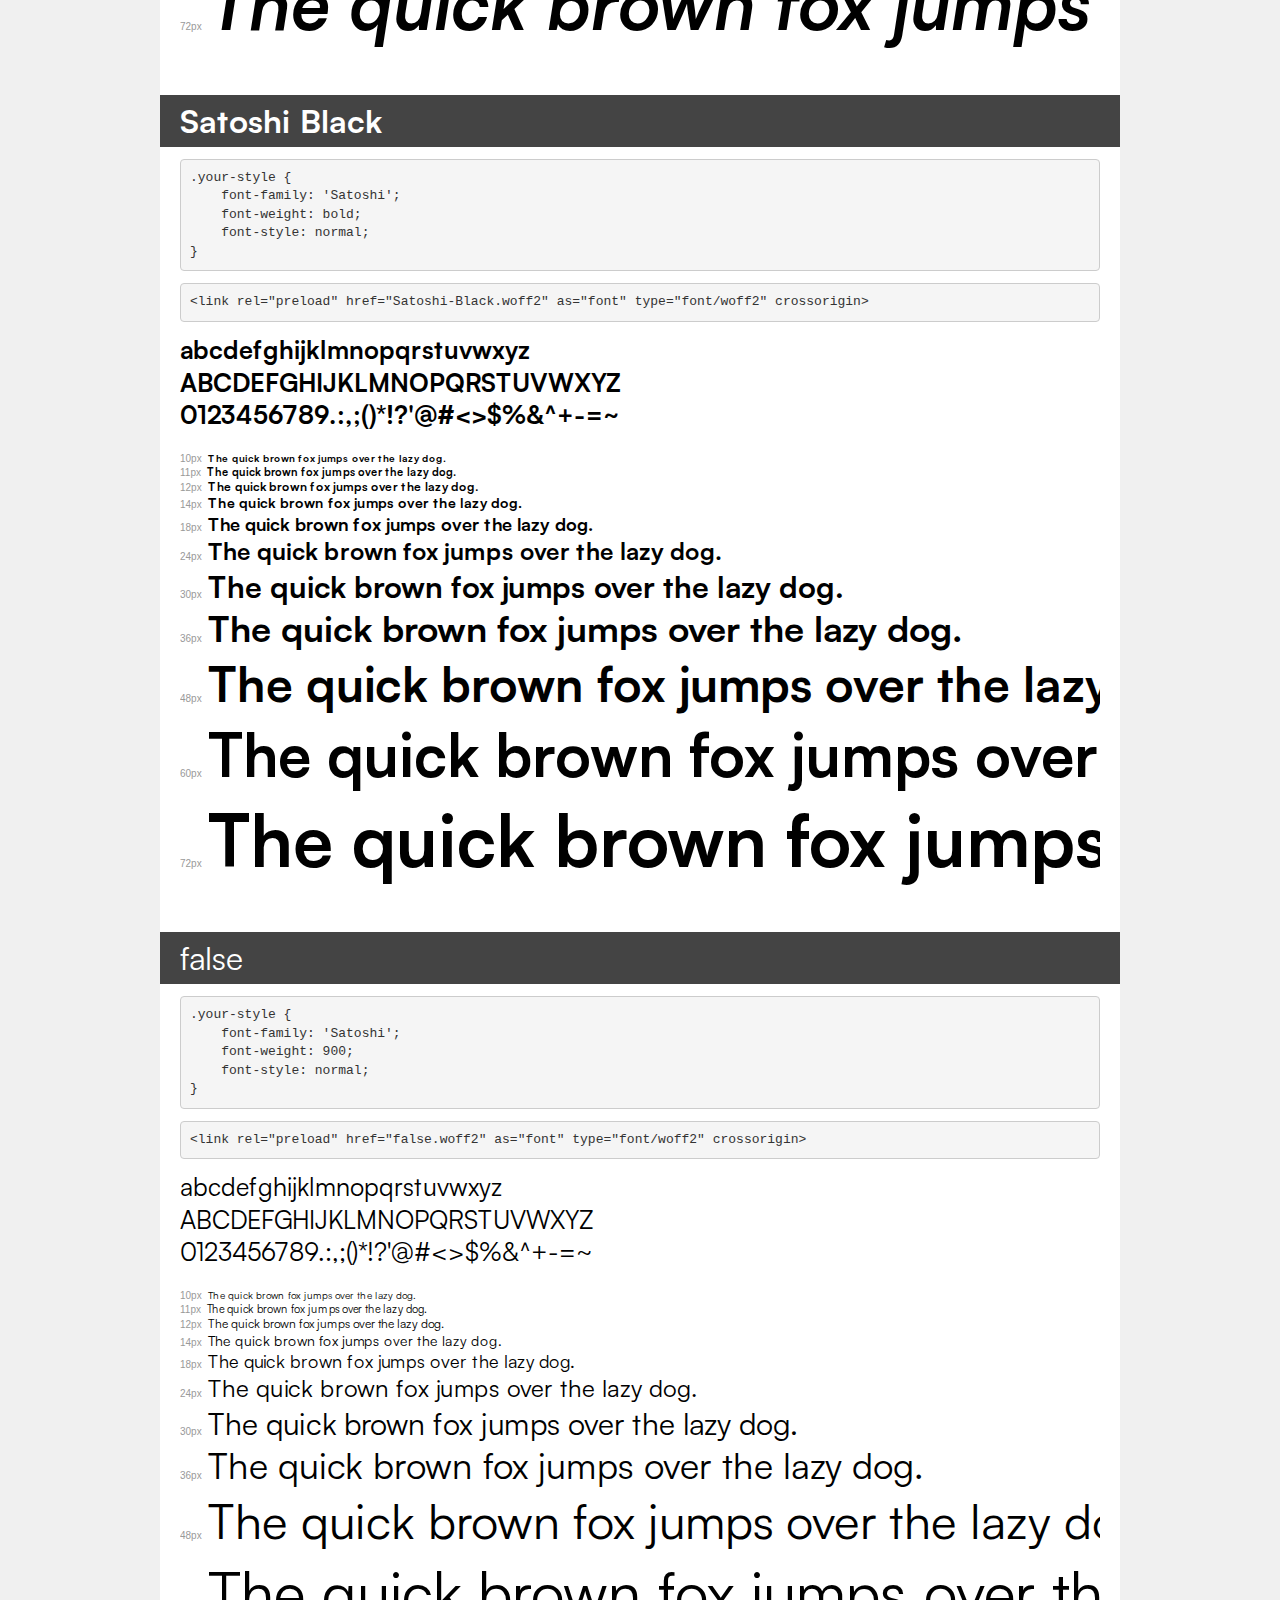
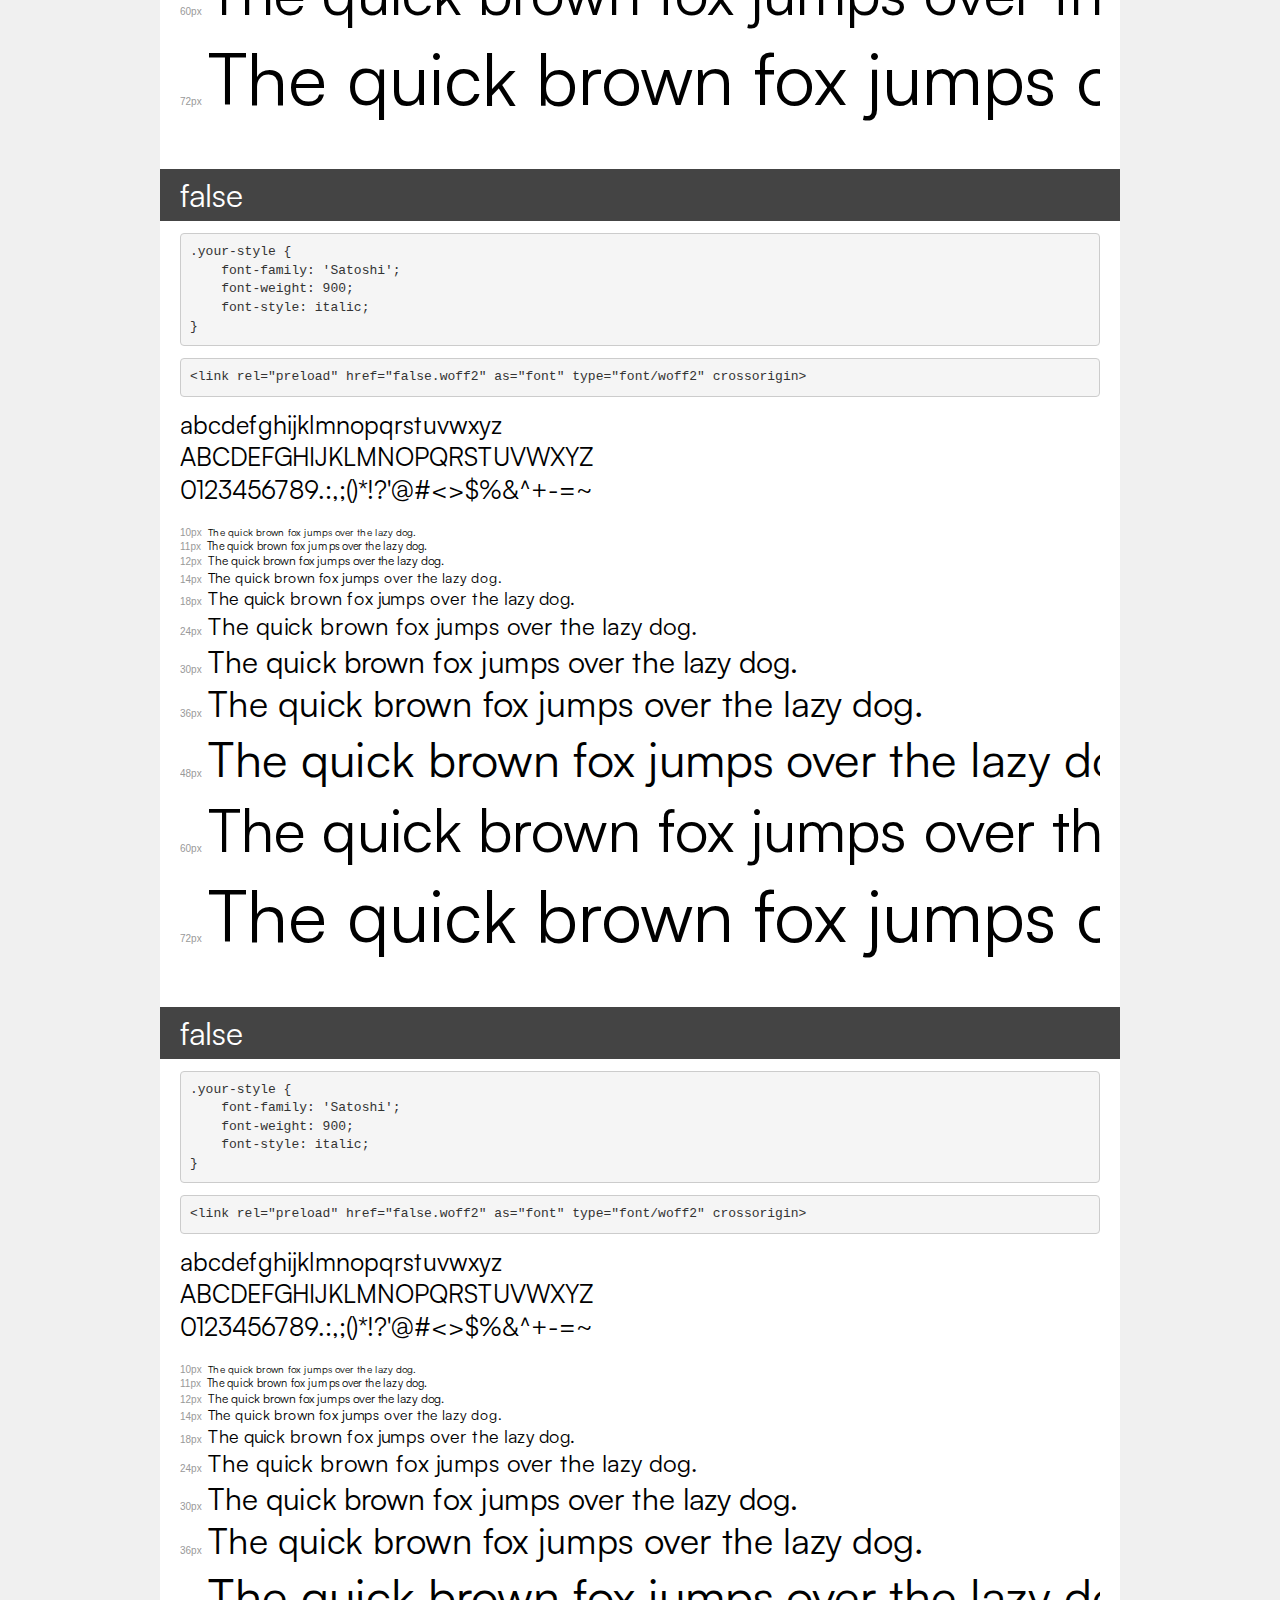
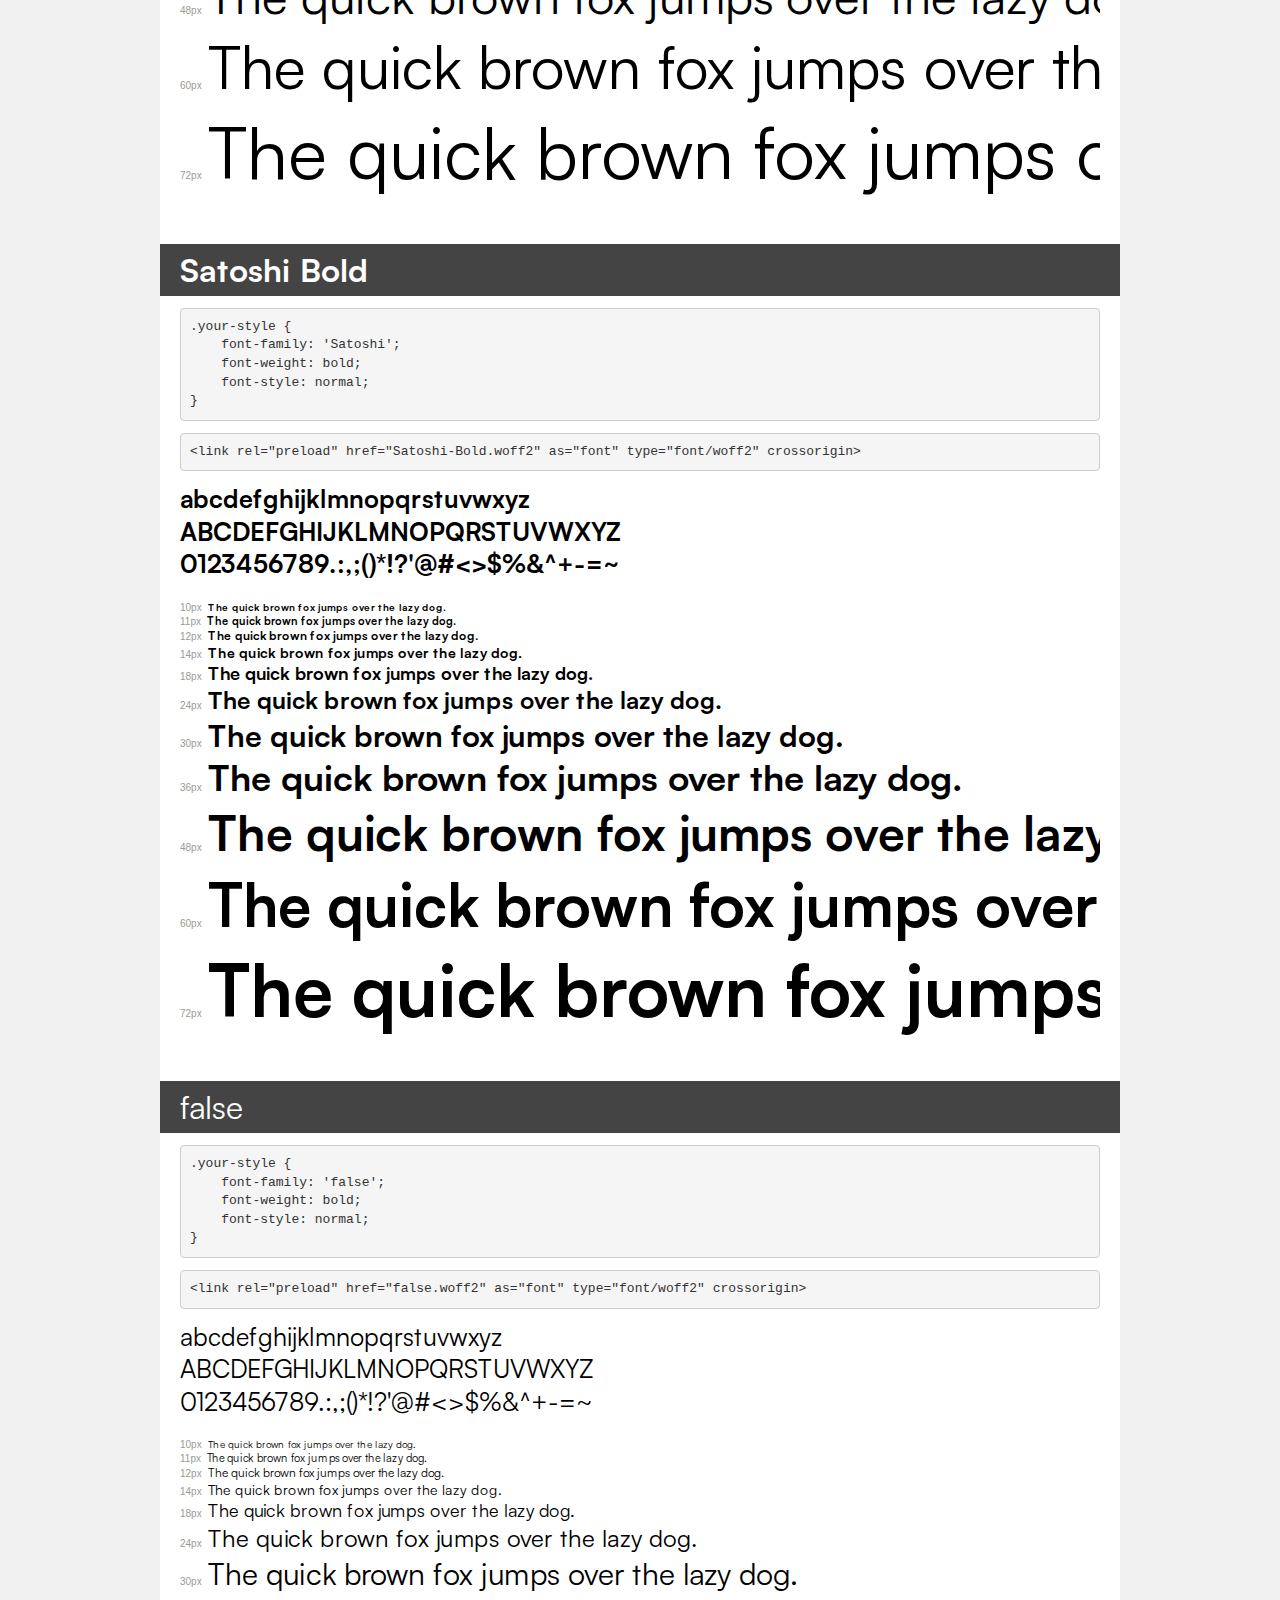
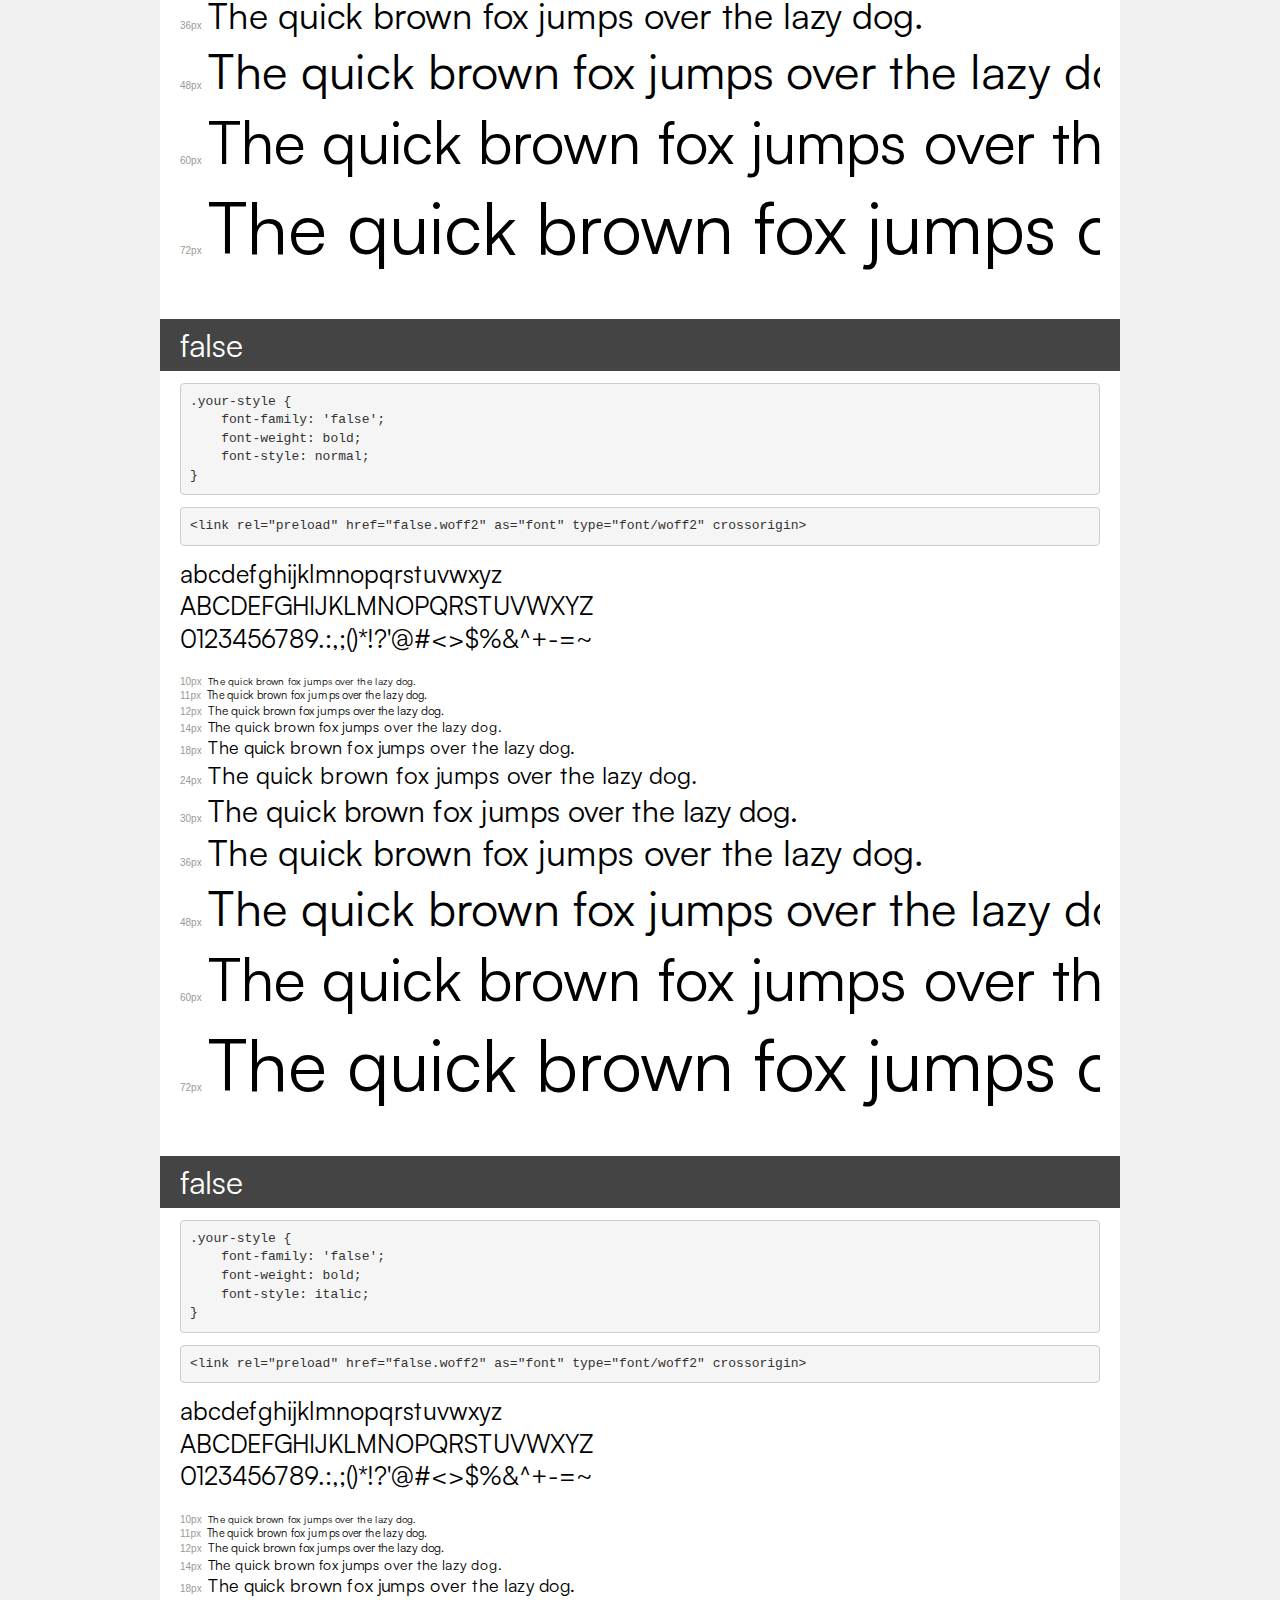
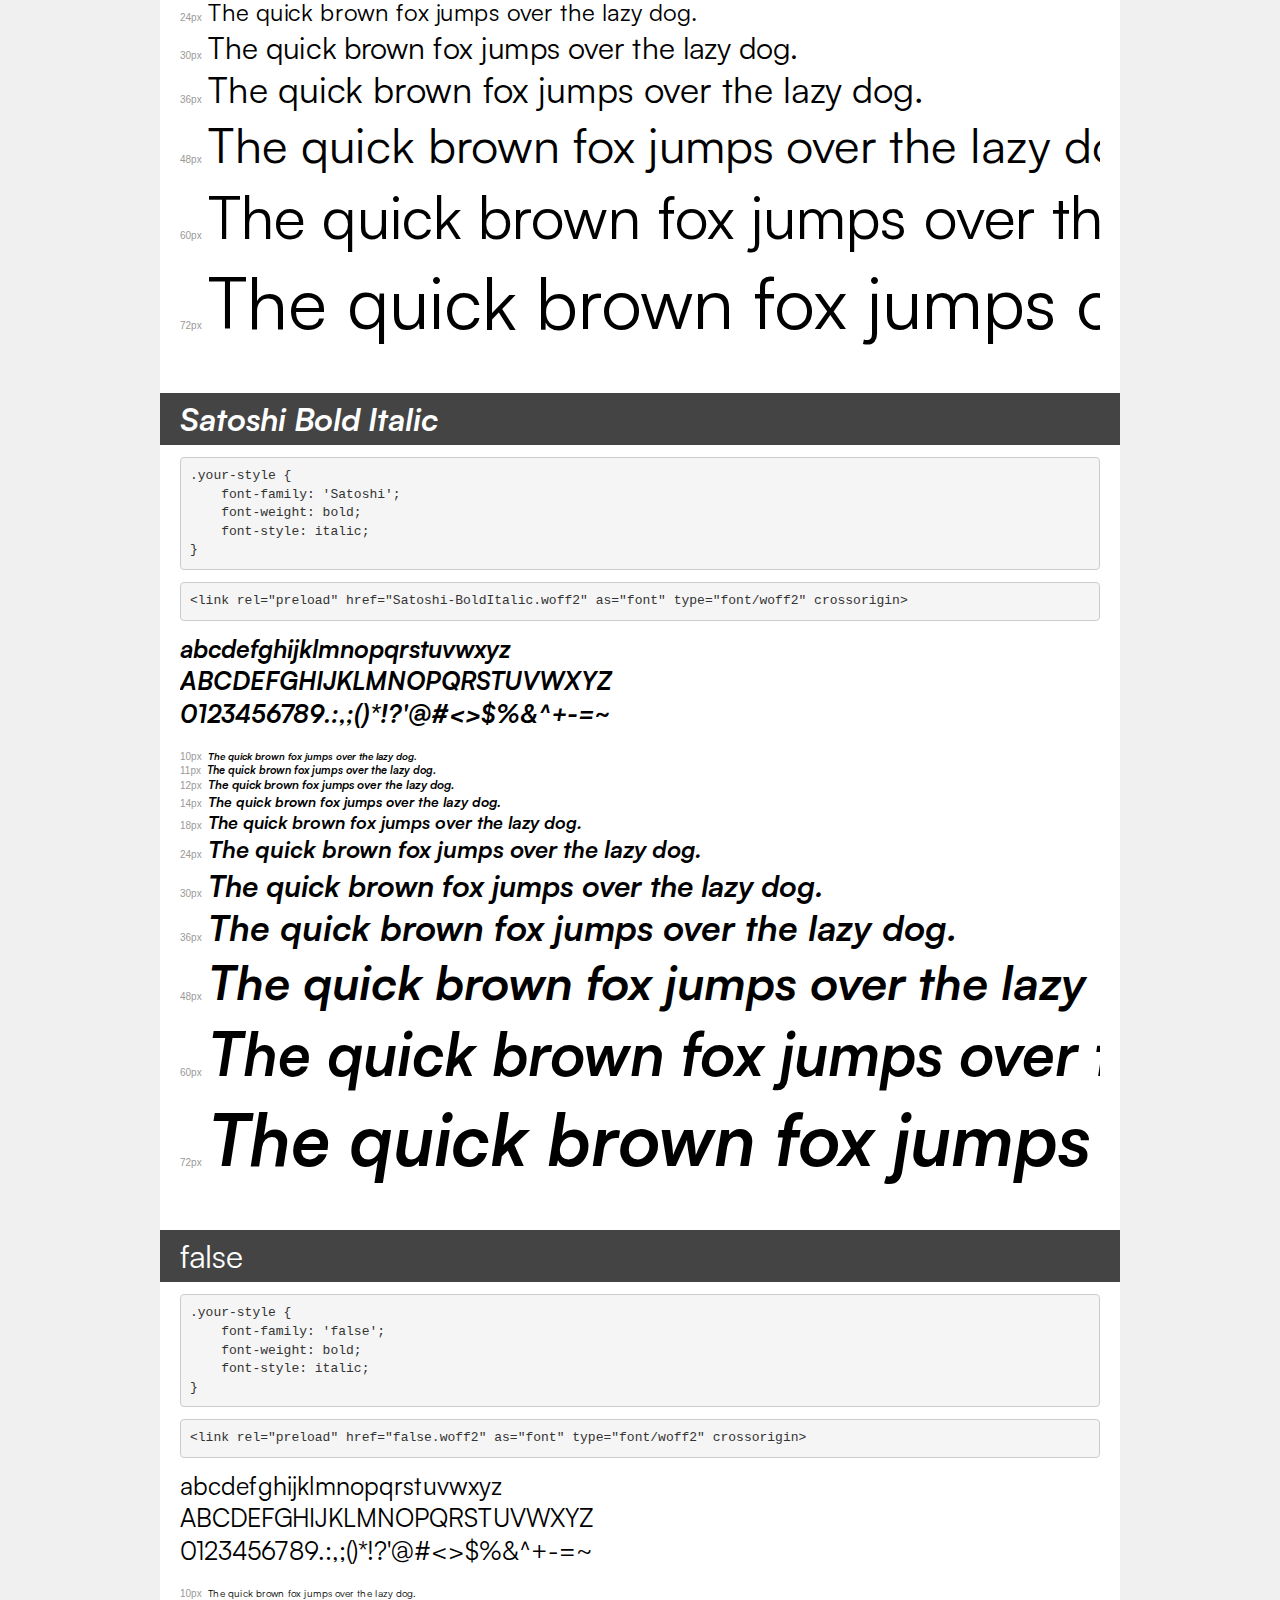
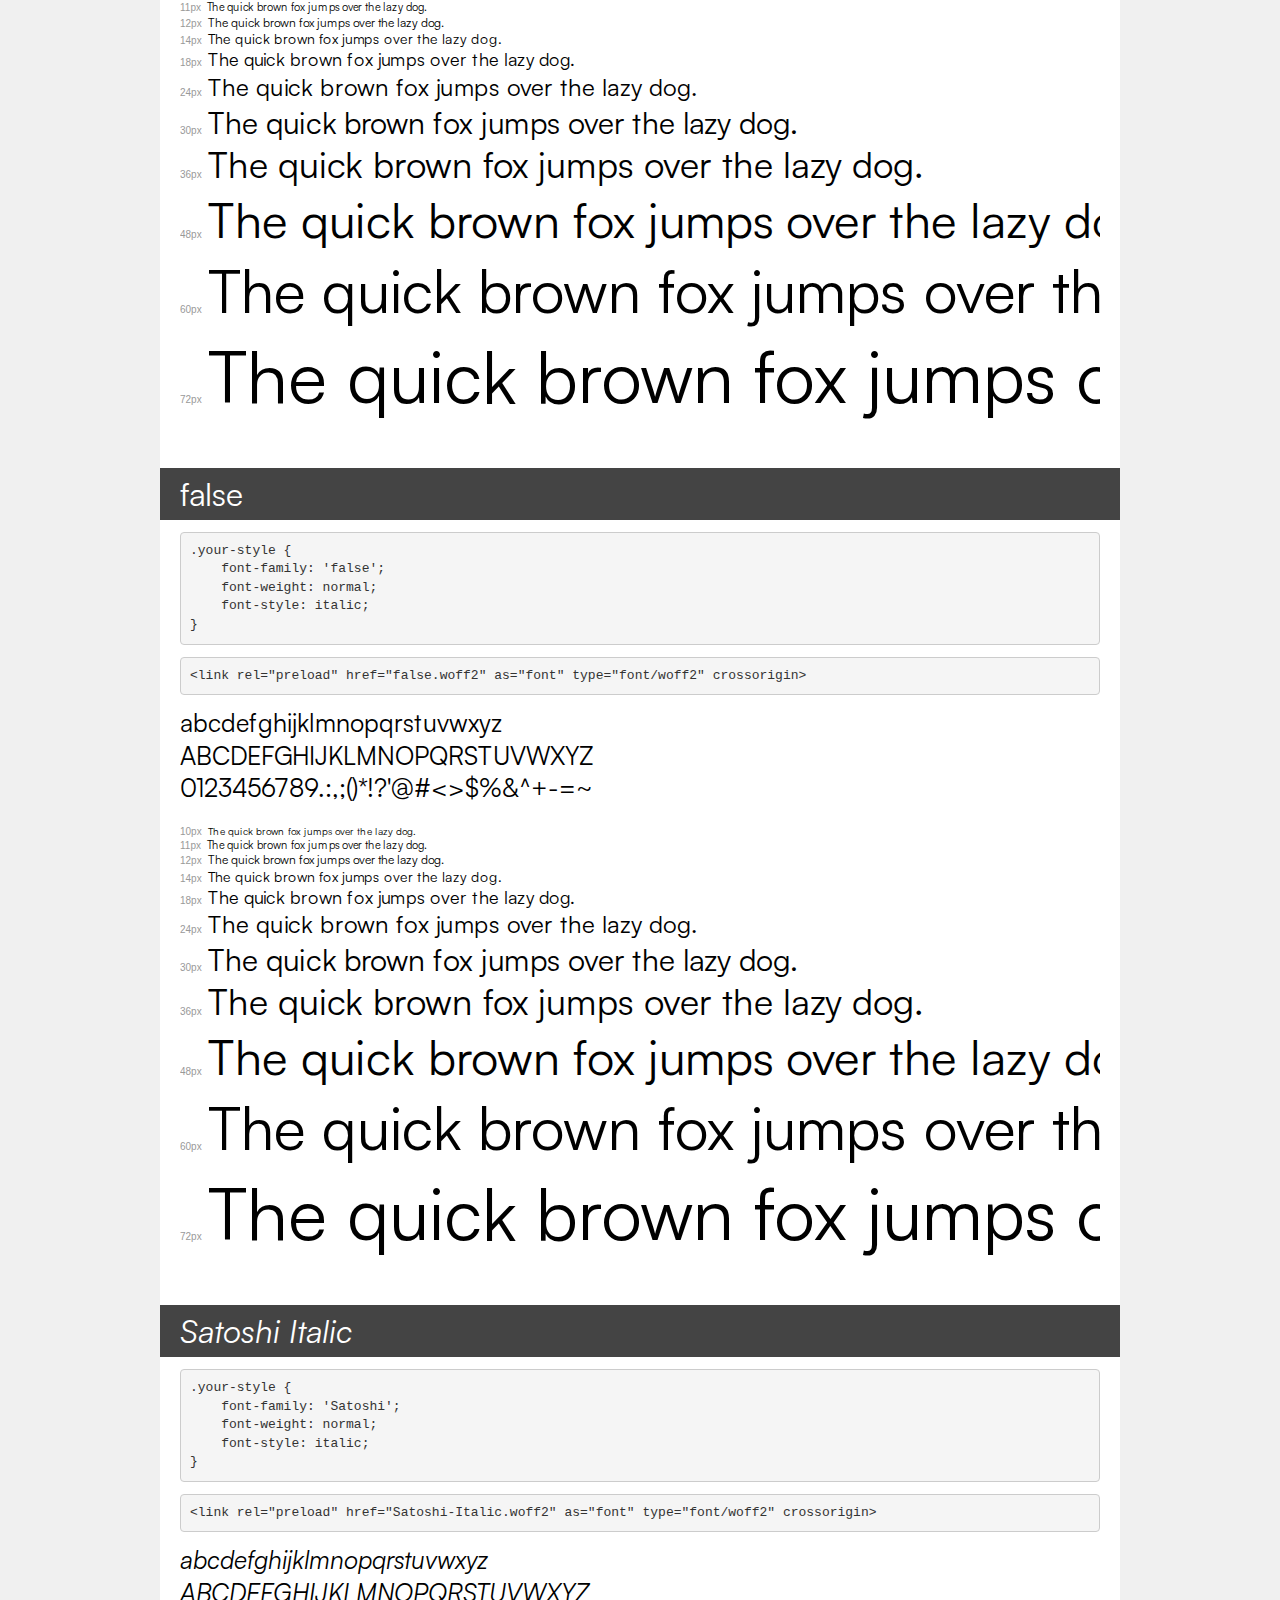
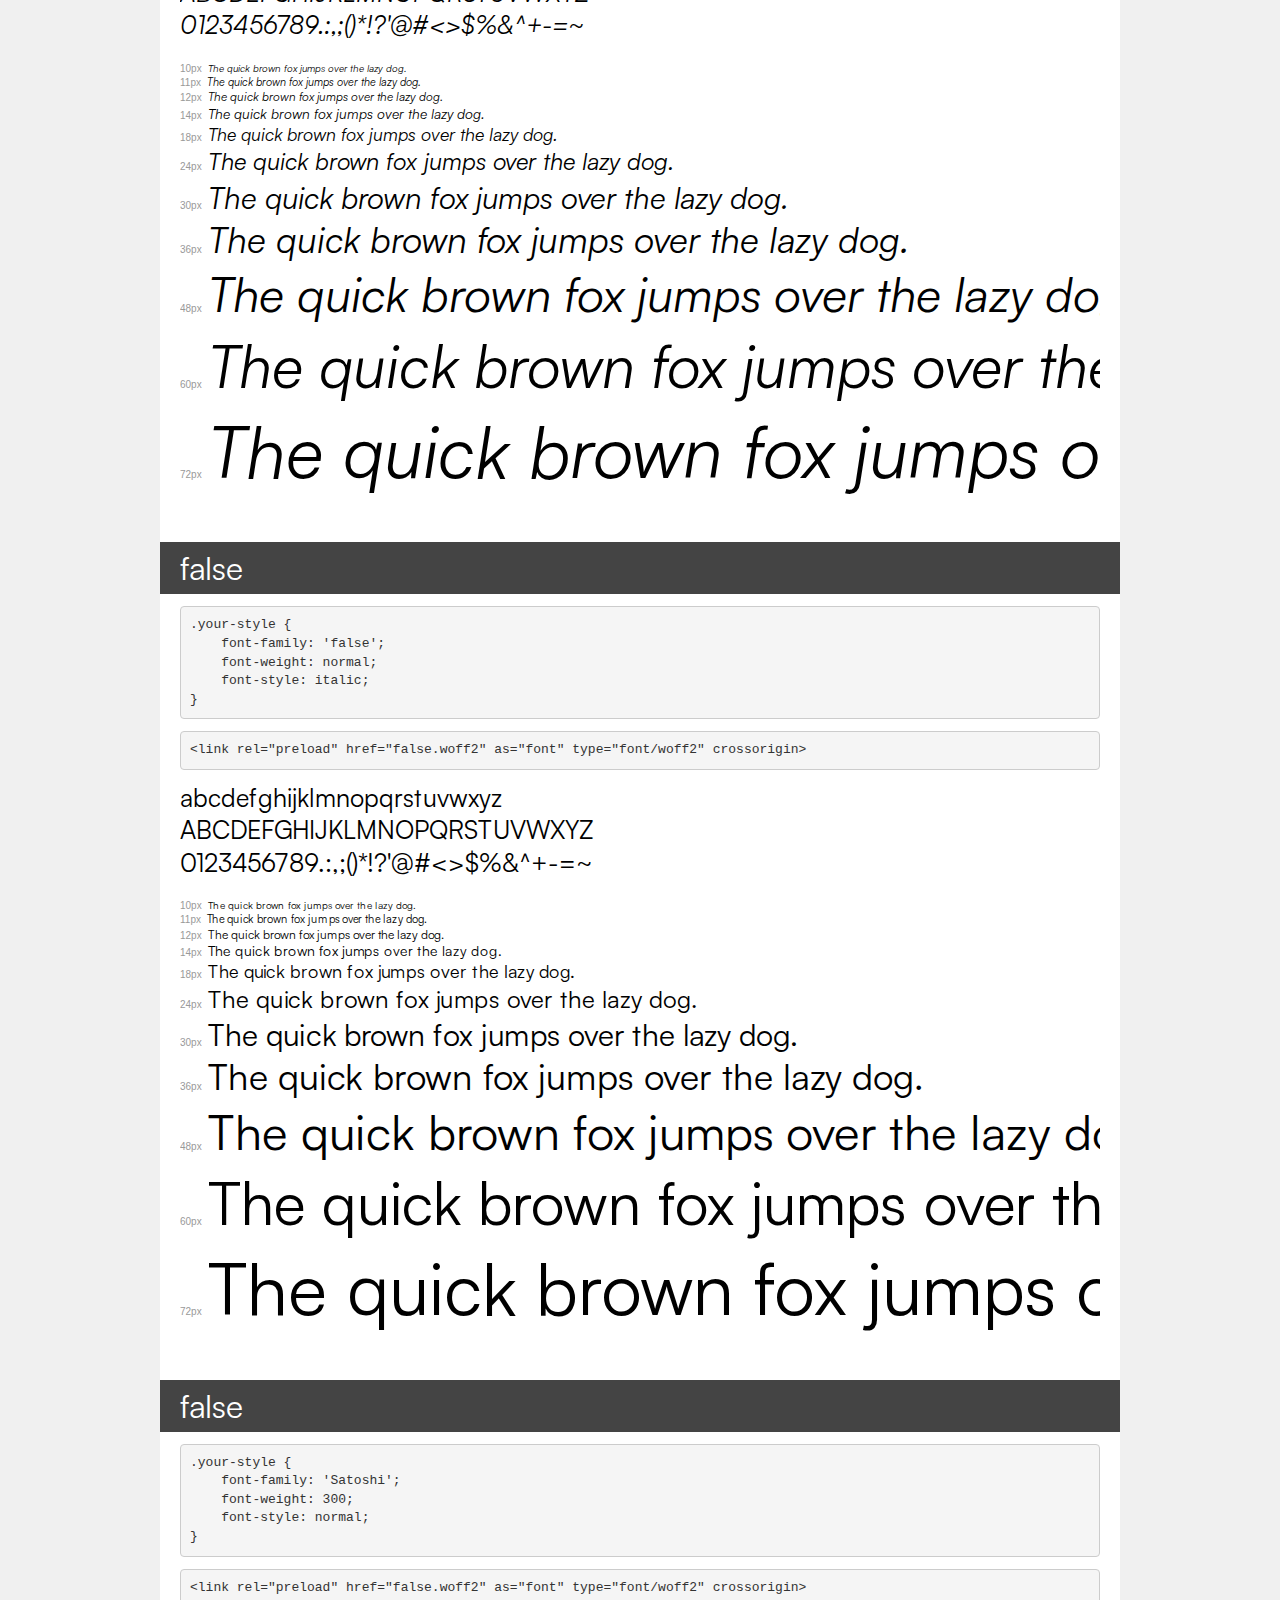
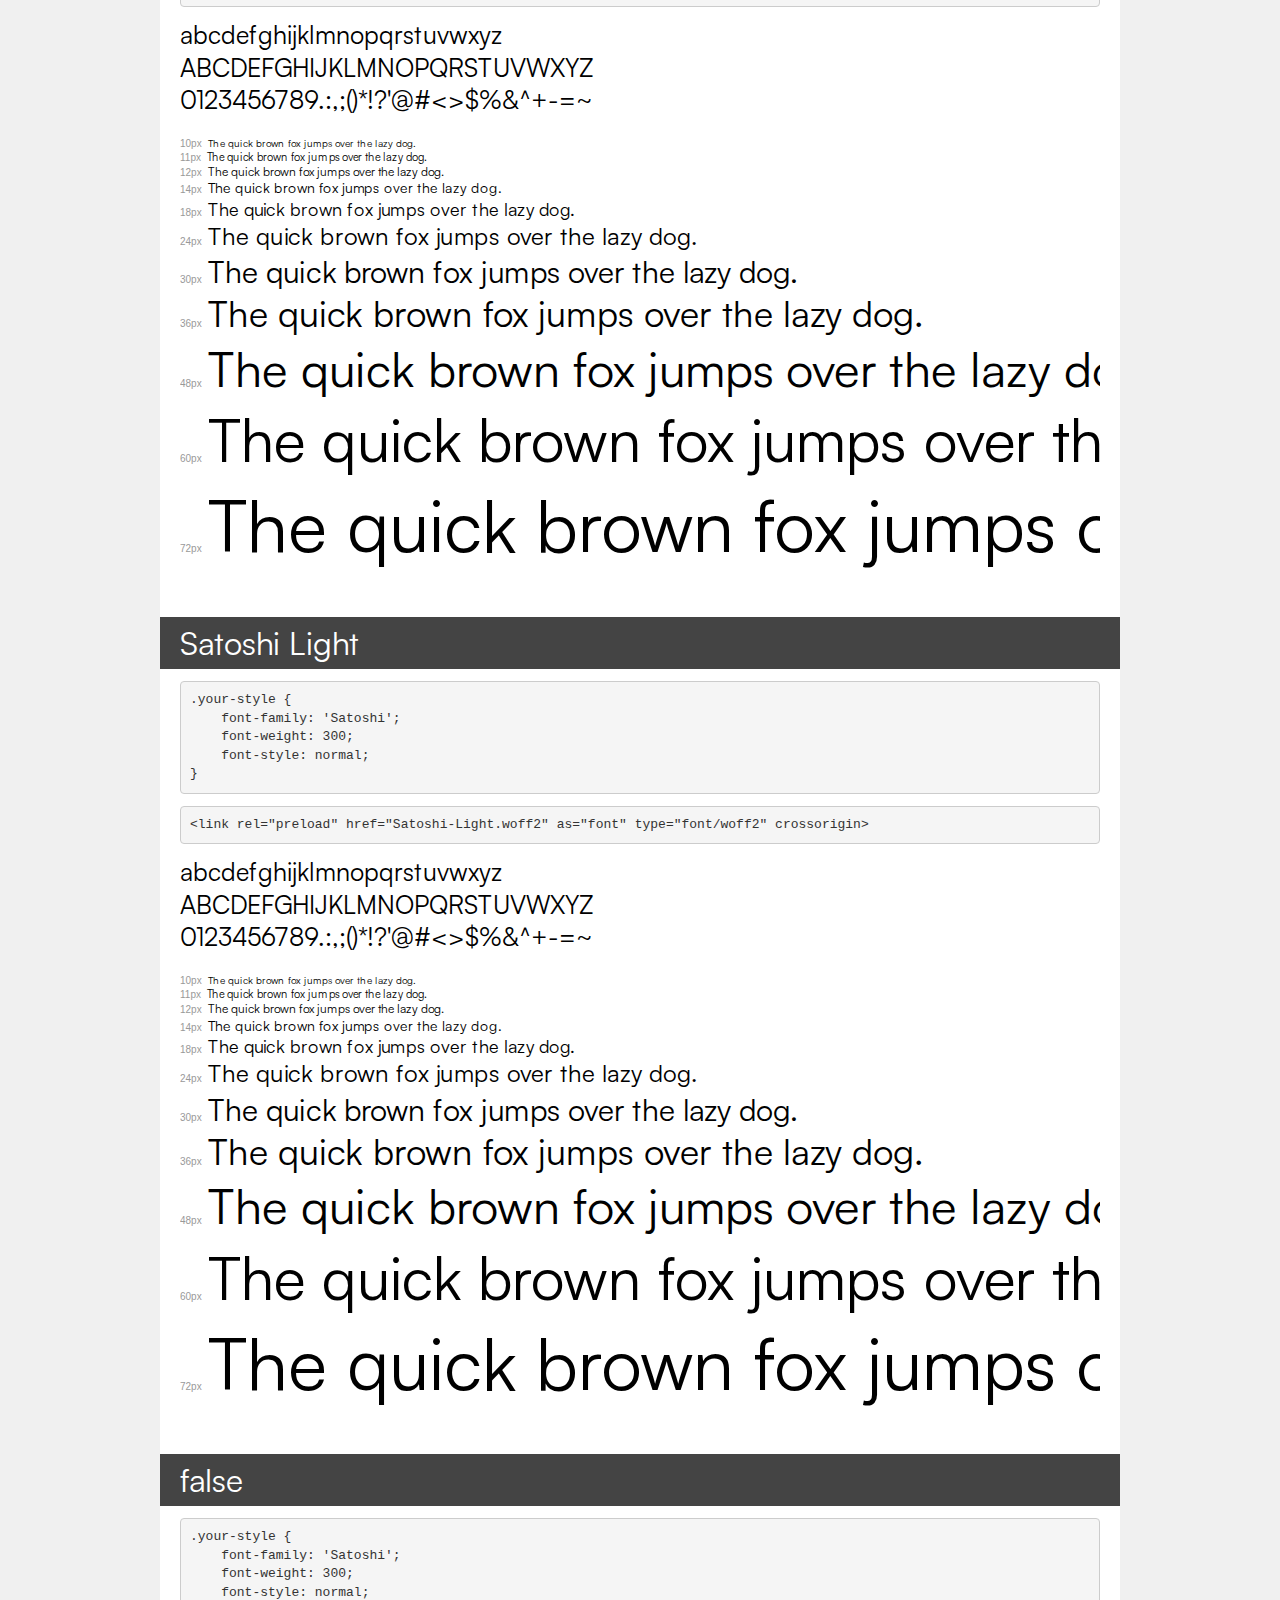
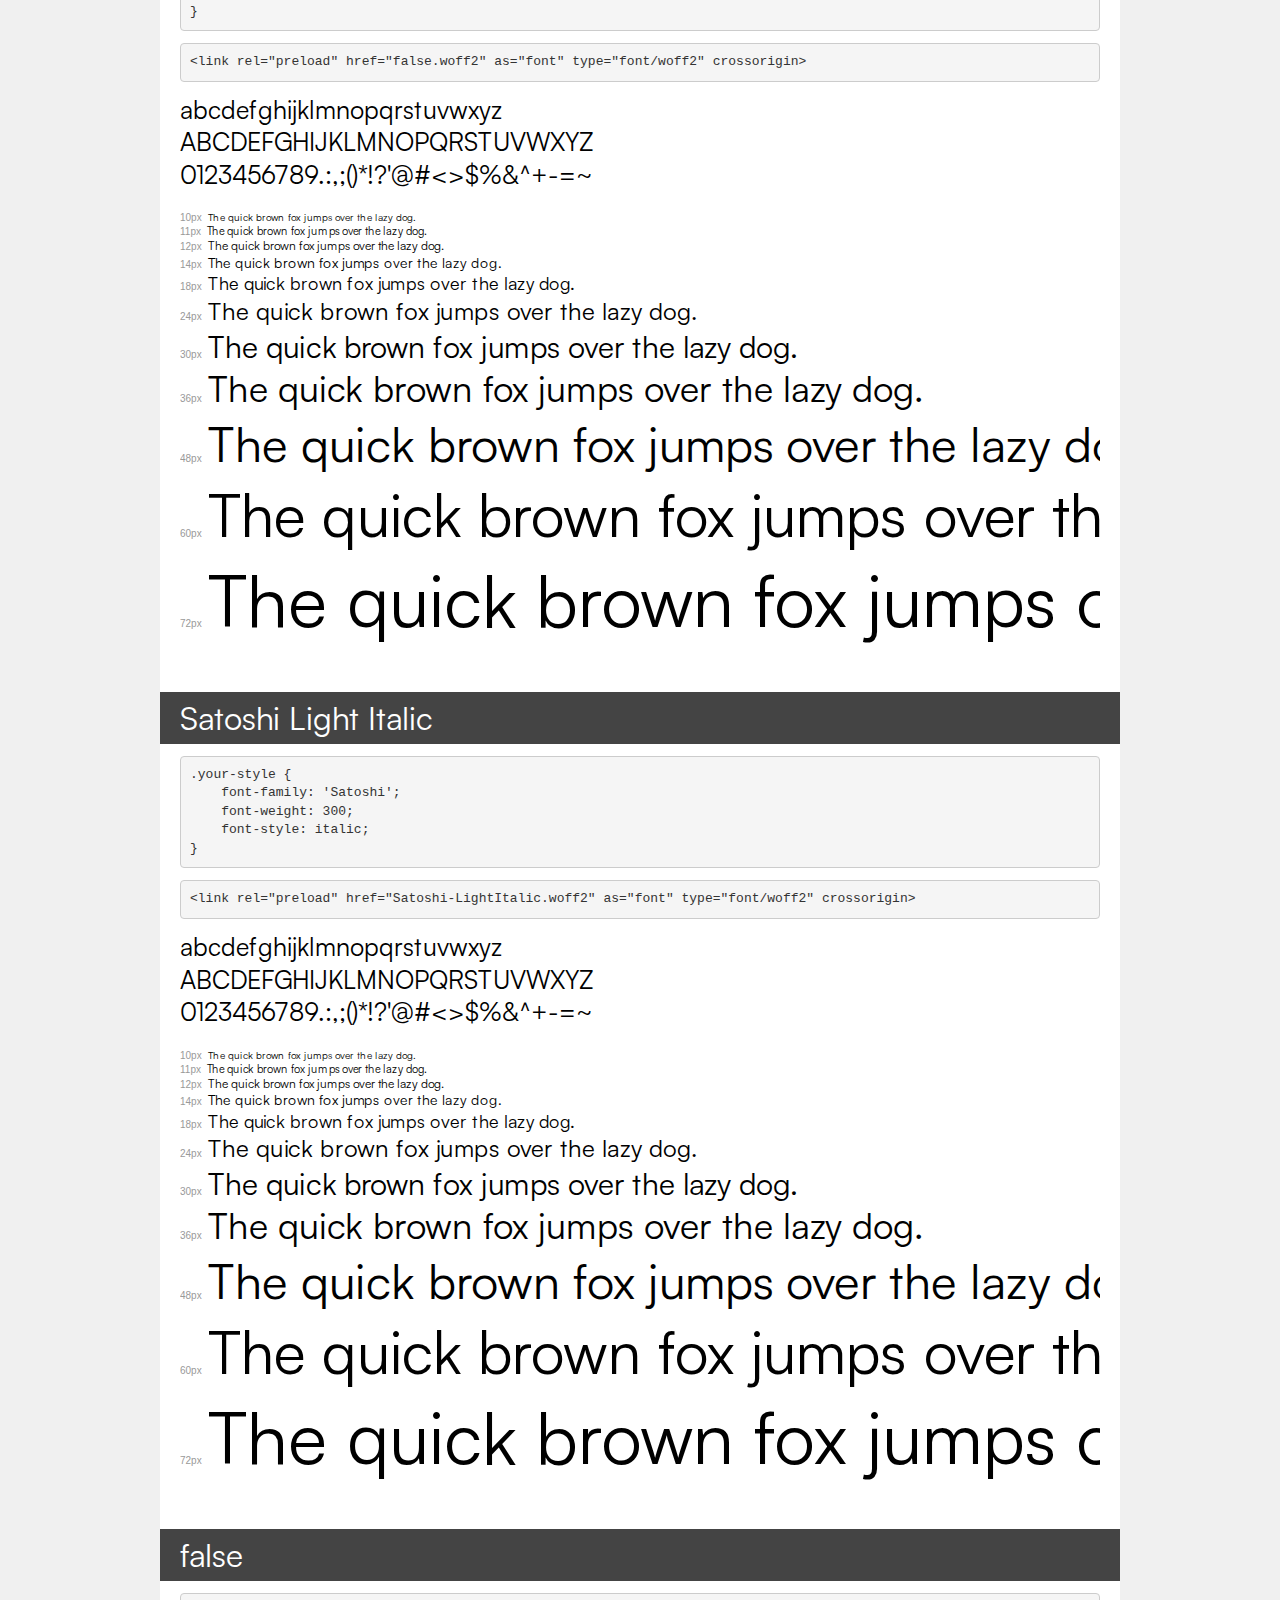
<file: assets/fonst/satoshi/demo.html>
<!DOCTYPE html>
<html lang="en">
<head>
    <meta charset="utf-8">
    <meta http-equiv="X-UA-Compatible" content="IE=edge">
    <meta name="viewport" content="width=device-width, initial-scale=1">
    <meta name="robots" content="noindex, noarchive">
    <meta name="format-detection" content="telephone=no">
    <title>Transfonter demo</title>
    <link href="stylesheet.css" rel="stylesheet">
    <style>
        /*
        http://meyerweb.com/eric/tools/css/reset/
        v2.0 | 20110126
        License: none (public domain)
        */
        html, body, div, span, applet, object, iframe,
        h1, h2, h3, h4, h5, h6, p, blockquote, pre,
        a, abbr, acronym, address, big, cite, code,
        del, dfn, em, img, ins, kbd, q, s, samp,
        small, strike, strong, sub, sup, tt, var,
        b, u, i, center,
        dl, dt, dd, ol, ul, li,
        fieldset, form, label, legend,
        table, caption, tbody, tfoot, thead, tr, th, td,
        article, aside, canvas, details, embed,
        figure, figcaption, footer, header, hgroup,
        menu, nav, output, ruby, section, summary,
        time, mark, audio, video {
            margin: 0;
            padding: 0;
            border: 0;
            font-size: 100%;
            font: inherit;
            vertical-align: baseline;
        }
        /* HTML5 display-role reset for older browsers */
        article, aside, details, figcaption, figure,
        footer, header, hgroup, menu, nav, section {
            display: block;
        }
        body {
            line-height: 1;
        }
        ol, ul {
            list-style: none;
        }
        blockquote, q {
            quotes: none;
        }
        blockquote:before, blockquote:after,
        q:before, q:after {
            content: '';
            content: none;
        }
        table {
            border-collapse: collapse;
            border-spacing: 0;
        }
        /* demo styles */
        body {
            background: #f0f0f0;
            color: #000;
        }
        .page {
            background: #fff;
            width: 920px;
            margin: 0 auto;
            padding: 20px 20px 0 20px;
            overflow: hidden;
        }
        .font-container {
            overflow-x: auto;
            overflow-y: hidden;
            margin-bottom: 40px;
            line-height: 1.3;
            white-space: nowrap;
            padding-bottom: 5px;
        }
        h1 {
            position: relative;
            background: #444;
            font-size: 32px;
            color: #fff;
            padding: 10px 20px;
            margin: 0 -20px 12px -20px;
        }
        .letters {
            font-size: 25px;
            margin-bottom: 20px;
        }
        .s10:before {
            content: '10px';
        }
        .s11:before {
            content: '11px';
        }
        .s12:before {
            content: '12px';
        }
        .s14:before {
            content: '14px';
        }
        .s18:before {
            content: '18px';
        }
        .s24:before {
            content: '24px';
        }
        .s30:before {
            content: '30px';
        }
        .s36:before {
            content: '36px';
        }
        .s48:before {
            content: '48px';
        }
        .s60:before {
            content: '60px';
        }
        .s72:before {
            content: '72px';
        }
        .s10:before, .s11:before, .s12:before, .s14:before,
        .s18:before, .s24:before, .s30:before, .s36:before,
        .s48:before, .s60:before, .s72:before {
            font-family: Arial, sans-serif;
            font-size: 10px;
            font-weight: normal;
            font-style: normal;
            color: #999;
            padding-right: 6px;
        }
        pre {
            display: block;
            padding: 9px;
            margin: 0 0 12px;
            font-family: Monaco, Menlo, Consolas, "Courier New", monospace;
            font-size: 13px;
            line-height: 1.428571429;
            color: #333;
            font-weight: normal;
            font-style: normal;
            background-color: #f5f5f5;
            border: 1px solid #ccc;
            overflow-x: auto;
            border-radius: 4px;
        }
        /* responsive */
        @media (max-width: 959px) {
            .page {
                width: auto;
                margin: 0;
            }
        }
    </style>
</head>
<body>
<div class="page">
    <div class="demo">
        <h1 style="font-family: 'Satoshi'; font-weight: 900; font-style: normal;">false</h1>
        <pre title="Usage">.your-style {
    font-family: 'Satoshi';
    font-weight: 900;
    font-style: normal;
}</pre>
        <pre title="Preload (optional)">
&lt;link rel=&quot;preload&quot; href=&quot;false.woff2&quot; as=&quot;font&quot; type=&quot;font/woff2&quot; crossorigin&gt;</pre>
        <div class="font-container" style="font-family: 'Satoshi'; font-weight: 900; font-style: normal;">
            <p class="letters">
                abcdefghijklmnopqrstuvwxyz<br>
ABCDEFGHIJKLMNOPQRSTUVWXYZ<br>
                0123456789.:,;()*!?'@#&lt;&gt;$%&^+-=~
            </p>
            <p class="s10" style="font-size: 10px;">The quick brown fox jumps over the lazy dog.</p>
            <p class="s11" style="font-size: 11px;">The quick brown fox jumps over the lazy dog.</p>
            <p class="s12" style="font-size: 12px;">The quick brown fox jumps over the lazy dog.</p>
            <p class="s14" style="font-size: 14px;">The quick brown fox jumps over the lazy dog.</p>
            <p class="s18" style="font-size: 18px;">The quick brown fox jumps over the lazy dog.</p>
            <p class="s24" style="font-size: 24px;">The quick brown fox jumps over the lazy dog.</p>
            <p class="s30" style="font-size: 30px;">The quick brown fox jumps over the lazy dog.</p>
            <p class="s36" style="font-size: 36px;">The quick brown fox jumps over the lazy dog.</p>
            <p class="s48" style="font-size: 48px;">The quick brown fox jumps over the lazy dog.</p>
            <p class="s60" style="font-size: 60px;">The quick brown fox jumps over the lazy dog.</p>
            <p class="s72" style="font-size: 72px;">The quick brown fox jumps over the lazy dog.</p>
        </div>
    </div>

    <div class="demo">
        <h1 style="font-family: 'Satoshi'; font-weight: bold; font-style: italic;">Satoshi Black Italic</h1>
        <pre title="Usage">.your-style {
    font-family: 'Satoshi';
    font-weight: bold;
    font-style: italic;
}</pre>
        <pre title="Preload (optional)">
&lt;link rel=&quot;preload&quot; href=&quot;Satoshi-BlackItalic.woff2&quot; as=&quot;font&quot; type=&quot;font/woff2&quot; crossorigin&gt;</pre>
        <div class="font-container" style="font-family: 'Satoshi'; font-weight: bold; font-style: italic;">
            <p class="letters">
                abcdefghijklmnopqrstuvwxyz<br>
ABCDEFGHIJKLMNOPQRSTUVWXYZ<br>
                0123456789.:,;()*!?'@#&lt;&gt;$%&^+-=~
            </p>
            <p class="s10" style="font-size: 10px;">The quick brown fox jumps over the lazy dog.</p>
            <p class="s11" style="font-size: 11px;">The quick brown fox jumps over the lazy dog.</p>
            <p class="s12" style="font-size: 12px;">The quick brown fox jumps over the lazy dog.</p>
            <p class="s14" style="font-size: 14px;">The quick brown fox jumps over the lazy dog.</p>
            <p class="s18" style="font-size: 18px;">The quick brown fox jumps over the lazy dog.</p>
            <p class="s24" style="font-size: 24px;">The quick brown fox jumps over the lazy dog.</p>
            <p class="s30" style="font-size: 30px;">The quick brown fox jumps over the lazy dog.</p>
            <p class="s36" style="font-size: 36px;">The quick brown fox jumps over the lazy dog.</p>
            <p class="s48" style="font-size: 48px;">The quick brown fox jumps over the lazy dog.</p>
            <p class="s60" style="font-size: 60px;">The quick brown fox jumps over the lazy dog.</p>
            <p class="s72" style="font-size: 72px;">The quick brown fox jumps over the lazy dog.</p>
        </div>
    </div>

    <div class="demo">
        <h1 style="font-family: 'Satoshi'; font-weight: bold; font-style: normal;">Satoshi Black</h1>
        <pre title="Usage">.your-style {
    font-family: 'Satoshi';
    font-weight: bold;
    font-style: normal;
}</pre>
        <pre title="Preload (optional)">
&lt;link rel=&quot;preload&quot; href=&quot;Satoshi-Black.woff2&quot; as=&quot;font&quot; type=&quot;font/woff2&quot; crossorigin&gt;</pre>
        <div class="font-container" style="font-family: 'Satoshi'; font-weight: bold; font-style: normal;">
            <p class="letters">
                abcdefghijklmnopqrstuvwxyz<br>
ABCDEFGHIJKLMNOPQRSTUVWXYZ<br>
                0123456789.:,;()*!?'@#&lt;&gt;$%&^+-=~
            </p>
            <p class="s10" style="font-size: 10px;">The quick brown fox jumps over the lazy dog.</p>
            <p class="s11" style="font-size: 11px;">The quick brown fox jumps over the lazy dog.</p>
            <p class="s12" style="font-size: 12px;">The quick brown fox jumps over the lazy dog.</p>
            <p class="s14" style="font-size: 14px;">The quick brown fox jumps over the lazy dog.</p>
            <p class="s18" style="font-size: 18px;">The quick brown fox jumps over the lazy dog.</p>
            <p class="s24" style="font-size: 24px;">The quick brown fox jumps over the lazy dog.</p>
            <p class="s30" style="font-size: 30px;">The quick brown fox jumps over the lazy dog.</p>
            <p class="s36" style="font-size: 36px;">The quick brown fox jumps over the lazy dog.</p>
            <p class="s48" style="font-size: 48px;">The quick brown fox jumps over the lazy dog.</p>
            <p class="s60" style="font-size: 60px;">The quick brown fox jumps over the lazy dog.</p>
            <p class="s72" style="font-size: 72px;">The quick brown fox jumps over the lazy dog.</p>
        </div>
    </div>

    <div class="demo">
        <h1 style="font-family: 'Satoshi'; font-weight: 900; font-style: normal;">false</h1>
        <pre title="Usage">.your-style {
    font-family: 'Satoshi';
    font-weight: 900;
    font-style: normal;
}</pre>
        <pre title="Preload (optional)">
&lt;link rel=&quot;preload&quot; href=&quot;false.woff2&quot; as=&quot;font&quot; type=&quot;font/woff2&quot; crossorigin&gt;</pre>
        <div class="font-container" style="font-family: 'Satoshi'; font-weight: 900; font-style: normal;">
            <p class="letters">
                abcdefghijklmnopqrstuvwxyz<br>
ABCDEFGHIJKLMNOPQRSTUVWXYZ<br>
                0123456789.:,;()*!?'@#&lt;&gt;$%&^+-=~
            </p>
            <p class="s10" style="font-size: 10px;">The quick brown fox jumps over the lazy dog.</p>
            <p class="s11" style="font-size: 11px;">The quick brown fox jumps over the lazy dog.</p>
            <p class="s12" style="font-size: 12px;">The quick brown fox jumps over the lazy dog.</p>
            <p class="s14" style="font-size: 14px;">The quick brown fox jumps over the lazy dog.</p>
            <p class="s18" style="font-size: 18px;">The quick brown fox jumps over the lazy dog.</p>
            <p class="s24" style="font-size: 24px;">The quick brown fox jumps over the lazy dog.</p>
            <p class="s30" style="font-size: 30px;">The quick brown fox jumps over the lazy dog.</p>
            <p class="s36" style="font-size: 36px;">The quick brown fox jumps over the lazy dog.</p>
            <p class="s48" style="font-size: 48px;">The quick brown fox jumps over the lazy dog.</p>
            <p class="s60" style="font-size: 60px;">The quick brown fox jumps over the lazy dog.</p>
            <p class="s72" style="font-size: 72px;">The quick brown fox jumps over the lazy dog.</p>
        </div>
    </div>

    <div class="demo">
        <h1 style="font-family: 'Satoshi'; font-weight: 900; font-style: italic;">false</h1>
        <pre title="Usage">.your-style {
    font-family: 'Satoshi';
    font-weight: 900;
    font-style: italic;
}</pre>
        <pre title="Preload (optional)">
&lt;link rel=&quot;preload&quot; href=&quot;false.woff2&quot; as=&quot;font&quot; type=&quot;font/woff2&quot; crossorigin&gt;</pre>
        <div class="font-container" style="font-family: 'Satoshi'; font-weight: 900; font-style: italic;">
            <p class="letters">
                abcdefghijklmnopqrstuvwxyz<br>
ABCDEFGHIJKLMNOPQRSTUVWXYZ<br>
                0123456789.:,;()*!?'@#&lt;&gt;$%&^+-=~
            </p>
            <p class="s10" style="font-size: 10px;">The quick brown fox jumps over the lazy dog.</p>
            <p class="s11" style="font-size: 11px;">The quick brown fox jumps over the lazy dog.</p>
            <p class="s12" style="font-size: 12px;">The quick brown fox jumps over the lazy dog.</p>
            <p class="s14" style="font-size: 14px;">The quick brown fox jumps over the lazy dog.</p>
            <p class="s18" style="font-size: 18px;">The quick brown fox jumps over the lazy dog.</p>
            <p class="s24" style="font-size: 24px;">The quick brown fox jumps over the lazy dog.</p>
            <p class="s30" style="font-size: 30px;">The quick brown fox jumps over the lazy dog.</p>
            <p class="s36" style="font-size: 36px;">The quick brown fox jumps over the lazy dog.</p>
            <p class="s48" style="font-size: 48px;">The quick brown fox jumps over the lazy dog.</p>
            <p class="s60" style="font-size: 60px;">The quick brown fox jumps over the lazy dog.</p>
            <p class="s72" style="font-size: 72px;">The quick brown fox jumps over the lazy dog.</p>
        </div>
    </div>

    <div class="demo">
        <h1 style="font-family: 'Satoshi'; font-weight: 900; font-style: italic;">false</h1>
        <pre title="Usage">.your-style {
    font-family: 'Satoshi';
    font-weight: 900;
    font-style: italic;
}</pre>
        <pre title="Preload (optional)">
&lt;link rel=&quot;preload&quot; href=&quot;false.woff2&quot; as=&quot;font&quot; type=&quot;font/woff2&quot; crossorigin&gt;</pre>
        <div class="font-container" style="font-family: 'Satoshi'; font-weight: 900; font-style: italic;">
            <p class="letters">
                abcdefghijklmnopqrstuvwxyz<br>
ABCDEFGHIJKLMNOPQRSTUVWXYZ<br>
                0123456789.:,;()*!?'@#&lt;&gt;$%&^+-=~
            </p>
            <p class="s10" style="font-size: 10px;">The quick brown fox jumps over the lazy dog.</p>
            <p class="s11" style="font-size: 11px;">The quick brown fox jumps over the lazy dog.</p>
            <p class="s12" style="font-size: 12px;">The quick brown fox jumps over the lazy dog.</p>
            <p class="s14" style="font-size: 14px;">The quick brown fox jumps over the lazy dog.</p>
            <p class="s18" style="font-size: 18px;">The quick brown fox jumps over the lazy dog.</p>
            <p class="s24" style="font-size: 24px;">The quick brown fox jumps over the lazy dog.</p>
            <p class="s30" style="font-size: 30px;">The quick brown fox jumps over the lazy dog.</p>
            <p class="s36" style="font-size: 36px;">The quick brown fox jumps over the lazy dog.</p>
            <p class="s48" style="font-size: 48px;">The quick brown fox jumps over the lazy dog.</p>
            <p class="s60" style="font-size: 60px;">The quick brown fox jumps over the lazy dog.</p>
            <p class="s72" style="font-size: 72px;">The quick brown fox jumps over the lazy dog.</p>
        </div>
    </div>

    <div class="demo">
        <h1 style="font-family: 'Satoshi'; font-weight: bold; font-style: normal;">Satoshi Bold</h1>
        <pre title="Usage">.your-style {
    font-family: 'Satoshi';
    font-weight: bold;
    font-style: normal;
}</pre>
        <pre title="Preload (optional)">
&lt;link rel=&quot;preload&quot; href=&quot;Satoshi-Bold.woff2&quot; as=&quot;font&quot; type=&quot;font/woff2&quot; crossorigin&gt;</pre>
        <div class="font-container" style="font-family: 'Satoshi'; font-weight: bold; font-style: normal;">
            <p class="letters">
                abcdefghijklmnopqrstuvwxyz<br>
ABCDEFGHIJKLMNOPQRSTUVWXYZ<br>
                0123456789.:,;()*!?'@#&lt;&gt;$%&^+-=~
            </p>
            <p class="s10" style="font-size: 10px;">The quick brown fox jumps over the lazy dog.</p>
            <p class="s11" style="font-size: 11px;">The quick brown fox jumps over the lazy dog.</p>
            <p class="s12" style="font-size: 12px;">The quick brown fox jumps over the lazy dog.</p>
            <p class="s14" style="font-size: 14px;">The quick brown fox jumps over the lazy dog.</p>
            <p class="s18" style="font-size: 18px;">The quick brown fox jumps over the lazy dog.</p>
            <p class="s24" style="font-size: 24px;">The quick brown fox jumps over the lazy dog.</p>
            <p class="s30" style="font-size: 30px;">The quick brown fox jumps over the lazy dog.</p>
            <p class="s36" style="font-size: 36px;">The quick brown fox jumps over the lazy dog.</p>
            <p class="s48" style="font-size: 48px;">The quick brown fox jumps over the lazy dog.</p>
            <p class="s60" style="font-size: 60px;">The quick brown fox jumps over the lazy dog.</p>
            <p class="s72" style="font-size: 72px;">The quick brown fox jumps over the lazy dog.</p>
        </div>
    </div>

    <div class="demo">
        <h1 style="font-family: 'false'; font-weight: bold; font-style: normal;">false</h1>
        <pre title="Usage">.your-style {
    font-family: 'false';
    font-weight: bold;
    font-style: normal;
}</pre>
        <pre title="Preload (optional)">
&lt;link rel=&quot;preload&quot; href=&quot;false.woff2&quot; as=&quot;font&quot; type=&quot;font/woff2&quot; crossorigin&gt;</pre>
        <div class="font-container" style="font-family: 'false'; font-weight: bold; font-style: normal;">
            <p class="letters">
                abcdefghijklmnopqrstuvwxyz<br>
ABCDEFGHIJKLMNOPQRSTUVWXYZ<br>
                0123456789.:,;()*!?'@#&lt;&gt;$%&^+-=~
            </p>
            <p class="s10" style="font-size: 10px;">The quick brown fox jumps over the lazy dog.</p>
            <p class="s11" style="font-size: 11px;">The quick brown fox jumps over the lazy dog.</p>
            <p class="s12" style="font-size: 12px;">The quick brown fox jumps over the lazy dog.</p>
            <p class="s14" style="font-size: 14px;">The quick brown fox jumps over the lazy dog.</p>
            <p class="s18" style="font-size: 18px;">The quick brown fox jumps over the lazy dog.</p>
            <p class="s24" style="font-size: 24px;">The quick brown fox jumps over the lazy dog.</p>
            <p class="s30" style="font-size: 30px;">The quick brown fox jumps over the lazy dog.</p>
            <p class="s36" style="font-size: 36px;">The quick brown fox jumps over the lazy dog.</p>
            <p class="s48" style="font-size: 48px;">The quick brown fox jumps over the lazy dog.</p>
            <p class="s60" style="font-size: 60px;">The quick brown fox jumps over the lazy dog.</p>
            <p class="s72" style="font-size: 72px;">The quick brown fox jumps over the lazy dog.</p>
        </div>
    </div>

    <div class="demo">
        <h1 style="font-family: 'false'; font-weight: bold; font-style: normal;">false</h1>
        <pre title="Usage">.your-style {
    font-family: 'false';
    font-weight: bold;
    font-style: normal;
}</pre>
        <pre title="Preload (optional)">
&lt;link rel=&quot;preload&quot; href=&quot;false.woff2&quot; as=&quot;font&quot; type=&quot;font/woff2&quot; crossorigin&gt;</pre>
        <div class="font-container" style="font-family: 'false'; font-weight: bold; font-style: normal;">
            <p class="letters">
                abcdefghijklmnopqrstuvwxyz<br>
ABCDEFGHIJKLMNOPQRSTUVWXYZ<br>
                0123456789.:,;()*!?'@#&lt;&gt;$%&^+-=~
            </p>
            <p class="s10" style="font-size: 10px;">The quick brown fox jumps over the lazy dog.</p>
            <p class="s11" style="font-size: 11px;">The quick brown fox jumps over the lazy dog.</p>
            <p class="s12" style="font-size: 12px;">The quick brown fox jumps over the lazy dog.</p>
            <p class="s14" style="font-size: 14px;">The quick brown fox jumps over the lazy dog.</p>
            <p class="s18" style="font-size: 18px;">The quick brown fox jumps over the lazy dog.</p>
            <p class="s24" style="font-size: 24px;">The quick brown fox jumps over the lazy dog.</p>
            <p class="s30" style="font-size: 30px;">The quick brown fox jumps over the lazy dog.</p>
            <p class="s36" style="font-size: 36px;">The quick brown fox jumps over the lazy dog.</p>
            <p class="s48" style="font-size: 48px;">The quick brown fox jumps over the lazy dog.</p>
            <p class="s60" style="font-size: 60px;">The quick brown fox jumps over the lazy dog.</p>
            <p class="s72" style="font-size: 72px;">The quick brown fox jumps over the lazy dog.</p>
        </div>
    </div>

    <div class="demo">
        <h1 style="font-family: 'false'; font-weight: bold; font-style: italic;">false</h1>
        <pre title="Usage">.your-style {
    font-family: 'false';
    font-weight: bold;
    font-style: italic;
}</pre>
        <pre title="Preload (optional)">
&lt;link rel=&quot;preload&quot; href=&quot;false.woff2&quot; as=&quot;font&quot; type=&quot;font/woff2&quot; crossorigin&gt;</pre>
        <div class="font-container" style="font-family: 'false'; font-weight: bold; font-style: italic;">
            <p class="letters">
                abcdefghijklmnopqrstuvwxyz<br>
ABCDEFGHIJKLMNOPQRSTUVWXYZ<br>
                0123456789.:,;()*!?'@#&lt;&gt;$%&^+-=~
            </p>
            <p class="s10" style="font-size: 10px;">The quick brown fox jumps over the lazy dog.</p>
            <p class="s11" style="font-size: 11px;">The quick brown fox jumps over the lazy dog.</p>
            <p class="s12" style="font-size: 12px;">The quick brown fox jumps over the lazy dog.</p>
            <p class="s14" style="font-size: 14px;">The quick brown fox jumps over the lazy dog.</p>
            <p class="s18" style="font-size: 18px;">The quick brown fox jumps over the lazy dog.</p>
            <p class="s24" style="font-size: 24px;">The quick brown fox jumps over the lazy dog.</p>
            <p class="s30" style="font-size: 30px;">The quick brown fox jumps over the lazy dog.</p>
            <p class="s36" style="font-size: 36px;">The quick brown fox jumps over the lazy dog.</p>
            <p class="s48" style="font-size: 48px;">The quick brown fox jumps over the lazy dog.</p>
            <p class="s60" style="font-size: 60px;">The quick brown fox jumps over the lazy dog.</p>
            <p class="s72" style="font-size: 72px;">The quick brown fox jumps over the lazy dog.</p>
        </div>
    </div>

    <div class="demo">
        <h1 style="font-family: 'Satoshi'; font-weight: bold; font-style: italic;">Satoshi Bold Italic</h1>
        <pre title="Usage">.your-style {
    font-family: 'Satoshi';
    font-weight: bold;
    font-style: italic;
}</pre>
        <pre title="Preload (optional)">
&lt;link rel=&quot;preload&quot; href=&quot;Satoshi-BoldItalic.woff2&quot; as=&quot;font&quot; type=&quot;font/woff2&quot; crossorigin&gt;</pre>
        <div class="font-container" style="font-family: 'Satoshi'; font-weight: bold; font-style: italic;">
            <p class="letters">
                abcdefghijklmnopqrstuvwxyz<br>
ABCDEFGHIJKLMNOPQRSTUVWXYZ<br>
                0123456789.:,;()*!?'@#&lt;&gt;$%&^+-=~
            </p>
            <p class="s10" style="font-size: 10px;">The quick brown fox jumps over the lazy dog.</p>
            <p class="s11" style="font-size: 11px;">The quick brown fox jumps over the lazy dog.</p>
            <p class="s12" style="font-size: 12px;">The quick brown fox jumps over the lazy dog.</p>
            <p class="s14" style="font-size: 14px;">The quick brown fox jumps over the lazy dog.</p>
            <p class="s18" style="font-size: 18px;">The quick brown fox jumps over the lazy dog.</p>
            <p class="s24" style="font-size: 24px;">The quick brown fox jumps over the lazy dog.</p>
            <p class="s30" style="font-size: 30px;">The quick brown fox jumps over the lazy dog.</p>
            <p class="s36" style="font-size: 36px;">The quick brown fox jumps over the lazy dog.</p>
            <p class="s48" style="font-size: 48px;">The quick brown fox jumps over the lazy dog.</p>
            <p class="s60" style="font-size: 60px;">The quick brown fox jumps over the lazy dog.</p>
            <p class="s72" style="font-size: 72px;">The quick brown fox jumps over the lazy dog.</p>
        </div>
    </div>

    <div class="demo">
        <h1 style="font-family: 'false'; font-weight: bold; font-style: italic;">false</h1>
        <pre title="Usage">.your-style {
    font-family: 'false';
    font-weight: bold;
    font-style: italic;
}</pre>
        <pre title="Preload (optional)">
&lt;link rel=&quot;preload&quot; href=&quot;false.woff2&quot; as=&quot;font&quot; type=&quot;font/woff2&quot; crossorigin&gt;</pre>
        <div class="font-container" style="font-family: 'false'; font-weight: bold; font-style: italic;">
            <p class="letters">
                abcdefghijklmnopqrstuvwxyz<br>
ABCDEFGHIJKLMNOPQRSTUVWXYZ<br>
                0123456789.:,;()*!?'@#&lt;&gt;$%&^+-=~
            </p>
            <p class="s10" style="font-size: 10px;">The quick brown fox jumps over the lazy dog.</p>
            <p class="s11" style="font-size: 11px;">The quick brown fox jumps over the lazy dog.</p>
            <p class="s12" style="font-size: 12px;">The quick brown fox jumps over the lazy dog.</p>
            <p class="s14" style="font-size: 14px;">The quick brown fox jumps over the lazy dog.</p>
            <p class="s18" style="font-size: 18px;">The quick brown fox jumps over the lazy dog.</p>
            <p class="s24" style="font-size: 24px;">The quick brown fox jumps over the lazy dog.</p>
            <p class="s30" style="font-size: 30px;">The quick brown fox jumps over the lazy dog.</p>
            <p class="s36" style="font-size: 36px;">The quick brown fox jumps over the lazy dog.</p>
            <p class="s48" style="font-size: 48px;">The quick brown fox jumps over the lazy dog.</p>
            <p class="s60" style="font-size: 60px;">The quick brown fox jumps over the lazy dog.</p>
            <p class="s72" style="font-size: 72px;">The quick brown fox jumps over the lazy dog.</p>
        </div>
    </div>

    <div class="demo">
        <h1 style="font-family: 'false'; font-weight: normal; font-style: italic;">false</h1>
        <pre title="Usage">.your-style {
    font-family: 'false';
    font-weight: normal;
    font-style: italic;
}</pre>
        <pre title="Preload (optional)">
&lt;link rel=&quot;preload&quot; href=&quot;false.woff2&quot; as=&quot;font&quot; type=&quot;font/woff2&quot; crossorigin&gt;</pre>
        <div class="font-container" style="font-family: 'false'; font-weight: normal; font-style: italic;">
            <p class="letters">
                abcdefghijklmnopqrstuvwxyz<br>
ABCDEFGHIJKLMNOPQRSTUVWXYZ<br>
                0123456789.:,;()*!?'@#&lt;&gt;$%&^+-=~
            </p>
            <p class="s10" style="font-size: 10px;">The quick brown fox jumps over the lazy dog.</p>
            <p class="s11" style="font-size: 11px;">The quick brown fox jumps over the lazy dog.</p>
            <p class="s12" style="font-size: 12px;">The quick brown fox jumps over the lazy dog.</p>
            <p class="s14" style="font-size: 14px;">The quick brown fox jumps over the lazy dog.</p>
            <p class="s18" style="font-size: 18px;">The quick brown fox jumps over the lazy dog.</p>
            <p class="s24" style="font-size: 24px;">The quick brown fox jumps over the lazy dog.</p>
            <p class="s30" style="font-size: 30px;">The quick brown fox jumps over the lazy dog.</p>
            <p class="s36" style="font-size: 36px;">The quick brown fox jumps over the lazy dog.</p>
            <p class="s48" style="font-size: 48px;">The quick brown fox jumps over the lazy dog.</p>
            <p class="s60" style="font-size: 60px;">The quick brown fox jumps over the lazy dog.</p>
            <p class="s72" style="font-size: 72px;">The quick brown fox jumps over the lazy dog.</p>
        </div>
    </div>

    <div class="demo">
        <h1 style="font-family: 'Satoshi'; font-weight: normal; font-style: italic;">Satoshi Italic</h1>
        <pre title="Usage">.your-style {
    font-family: 'Satoshi';
    font-weight: normal;
    font-style: italic;
}</pre>
        <pre title="Preload (optional)">
&lt;link rel=&quot;preload&quot; href=&quot;Satoshi-Italic.woff2&quot; as=&quot;font&quot; type=&quot;font/woff2&quot; crossorigin&gt;</pre>
        <div class="font-container" style="font-family: 'Satoshi'; font-weight: normal; font-style: italic;">
            <p class="letters">
                abcdefghijklmnopqrstuvwxyz<br>
ABCDEFGHIJKLMNOPQRSTUVWXYZ<br>
                0123456789.:,;()*!?'@#&lt;&gt;$%&^+-=~
            </p>
            <p class="s10" style="font-size: 10px;">The quick brown fox jumps over the lazy dog.</p>
            <p class="s11" style="font-size: 11px;">The quick brown fox jumps over the lazy dog.</p>
            <p class="s12" style="font-size: 12px;">The quick brown fox jumps over the lazy dog.</p>
            <p class="s14" style="font-size: 14px;">The quick brown fox jumps over the lazy dog.</p>
            <p class="s18" style="font-size: 18px;">The quick brown fox jumps over the lazy dog.</p>
            <p class="s24" style="font-size: 24px;">The quick brown fox jumps over the lazy dog.</p>
            <p class="s30" style="font-size: 30px;">The quick brown fox jumps over the lazy dog.</p>
            <p class="s36" style="font-size: 36px;">The quick brown fox jumps over the lazy dog.</p>
            <p class="s48" style="font-size: 48px;">The quick brown fox jumps over the lazy dog.</p>
            <p class="s60" style="font-size: 60px;">The quick brown fox jumps over the lazy dog.</p>
            <p class="s72" style="font-size: 72px;">The quick brown fox jumps over the lazy dog.</p>
        </div>
    </div>

    <div class="demo">
        <h1 style="font-family: 'false'; font-weight: normal; font-style: italic;">false</h1>
        <pre title="Usage">.your-style {
    font-family: 'false';
    font-weight: normal;
    font-style: italic;
}</pre>
        <pre title="Preload (optional)">
&lt;link rel=&quot;preload&quot; href=&quot;false.woff2&quot; as=&quot;font&quot; type=&quot;font/woff2&quot; crossorigin&gt;</pre>
        <div class="font-container" style="font-family: 'false'; font-weight: normal; font-style: italic;">
            <p class="letters">
                abcdefghijklmnopqrstuvwxyz<br>
ABCDEFGHIJKLMNOPQRSTUVWXYZ<br>
                0123456789.:,;()*!?'@#&lt;&gt;$%&^+-=~
            </p>
            <p class="s10" style="font-size: 10px;">The quick brown fox jumps over the lazy dog.</p>
            <p class="s11" style="font-size: 11px;">The quick brown fox jumps over the lazy dog.</p>
            <p class="s12" style="font-size: 12px;">The quick brown fox jumps over the lazy dog.</p>
            <p class="s14" style="font-size: 14px;">The quick brown fox jumps over the lazy dog.</p>
            <p class="s18" style="font-size: 18px;">The quick brown fox jumps over the lazy dog.</p>
            <p class="s24" style="font-size: 24px;">The quick brown fox jumps over the lazy dog.</p>
            <p class="s30" style="font-size: 30px;">The quick brown fox jumps over the lazy dog.</p>
            <p class="s36" style="font-size: 36px;">The quick brown fox jumps over the lazy dog.</p>
            <p class="s48" style="font-size: 48px;">The quick brown fox jumps over the lazy dog.</p>
            <p class="s60" style="font-size: 60px;">The quick brown fox jumps over the lazy dog.</p>
            <p class="s72" style="font-size: 72px;">The quick brown fox jumps over the lazy dog.</p>
        </div>
    </div>

    <div class="demo">
        <h1 style="font-family: 'Satoshi'; font-weight: 300; font-style: normal;">false</h1>
        <pre title="Usage">.your-style {
    font-family: 'Satoshi';
    font-weight: 300;
    font-style: normal;
}</pre>
        <pre title="Preload (optional)">
&lt;link rel=&quot;preload&quot; href=&quot;false.woff2&quot; as=&quot;font&quot; type=&quot;font/woff2&quot; crossorigin&gt;</pre>
        <div class="font-container" style="font-family: 'Satoshi'; font-weight: 300; font-style: normal;">
            <p class="letters">
                abcdefghijklmnopqrstuvwxyz<br>
ABCDEFGHIJKLMNOPQRSTUVWXYZ<br>
                0123456789.:,;()*!?'@#&lt;&gt;$%&^+-=~
            </p>
            <p class="s10" style="font-size: 10px;">The quick brown fox jumps over the lazy dog.</p>
            <p class="s11" style="font-size: 11px;">The quick brown fox jumps over the lazy dog.</p>
            <p class="s12" style="font-size: 12px;">The quick brown fox jumps over the lazy dog.</p>
            <p class="s14" style="font-size: 14px;">The quick brown fox jumps over the lazy dog.</p>
            <p class="s18" style="font-size: 18px;">The quick brown fox jumps over the lazy dog.</p>
            <p class="s24" style="font-size: 24px;">The quick brown fox jumps over the lazy dog.</p>
            <p class="s30" style="font-size: 30px;">The quick brown fox jumps over the lazy dog.</p>
            <p class="s36" style="font-size: 36px;">The quick brown fox jumps over the lazy dog.</p>
            <p class="s48" style="font-size: 48px;">The quick brown fox jumps over the lazy dog.</p>
            <p class="s60" style="font-size: 60px;">The quick brown fox jumps over the lazy dog.</p>
            <p class="s72" style="font-size: 72px;">The quick brown fox jumps over the lazy dog.</p>
        </div>
    </div>

    <div class="demo">
        <h1 style="font-family: 'Satoshi'; font-weight: 300; font-style: normal;">Satoshi Light</h1>
        <pre title="Usage">.your-style {
    font-family: 'Satoshi';
    font-weight: 300;
    font-style: normal;
}</pre>
        <pre title="Preload (optional)">
&lt;link rel=&quot;preload&quot; href=&quot;Satoshi-Light.woff2&quot; as=&quot;font&quot; type=&quot;font/woff2&quot; crossorigin&gt;</pre>
        <div class="font-container" style="font-family: 'Satoshi'; font-weight: 300; font-style: normal;">
            <p class="letters">
                abcdefghijklmnopqrstuvwxyz<br>
ABCDEFGHIJKLMNOPQRSTUVWXYZ<br>
                0123456789.:,;()*!?'@#&lt;&gt;$%&^+-=~
            </p>
            <p class="s10" style="font-size: 10px;">The quick brown fox jumps over the lazy dog.</p>
            <p class="s11" style="font-size: 11px;">The quick brown fox jumps over the lazy dog.</p>
            <p class="s12" style="font-size: 12px;">The quick brown fox jumps over the lazy dog.</p>
            <p class="s14" style="font-size: 14px;">The quick brown fox jumps over the lazy dog.</p>
            <p class="s18" style="font-size: 18px;">The quick brown fox jumps over the lazy dog.</p>
            <p class="s24" style="font-size: 24px;">The quick brown fox jumps over the lazy dog.</p>
            <p class="s30" style="font-size: 30px;">The quick brown fox jumps over the lazy dog.</p>
            <p class="s36" style="font-size: 36px;">The quick brown fox jumps over the lazy dog.</p>
            <p class="s48" style="font-size: 48px;">The quick brown fox jumps over the lazy dog.</p>
            <p class="s60" style="font-size: 60px;">The quick brown fox jumps over the lazy dog.</p>
            <p class="s72" style="font-size: 72px;">The quick brown fox jumps over the lazy dog.</p>
        </div>
    </div>

    <div class="demo">
        <h1 style="font-family: 'Satoshi'; font-weight: 300; font-style: normal;">false</h1>
        <pre title="Usage">.your-style {
    font-family: 'Satoshi';
    font-weight: 300;
    font-style: normal;
}</pre>
        <pre title="Preload (optional)">
&lt;link rel=&quot;preload&quot; href=&quot;false.woff2&quot; as=&quot;font&quot; type=&quot;font/woff2&quot; crossorigin&gt;</pre>
        <div class="font-container" style="font-family: 'Satoshi'; font-weight: 300; font-style: normal;">
            <p class="letters">
                abcdefghijklmnopqrstuvwxyz<br>
ABCDEFGHIJKLMNOPQRSTUVWXYZ<br>
                0123456789.:,;()*!?'@#&lt;&gt;$%&^+-=~
            </p>
            <p class="s10" style="font-size: 10px;">The quick brown fox jumps over the lazy dog.</p>
            <p class="s11" style="font-size: 11px;">The quick brown fox jumps over the lazy dog.</p>
            <p class="s12" style="font-size: 12px;">The quick brown fox jumps over the lazy dog.</p>
            <p class="s14" style="font-size: 14px;">The quick brown fox jumps over the lazy dog.</p>
            <p class="s18" style="font-size: 18px;">The quick brown fox jumps over the lazy dog.</p>
            <p class="s24" style="font-size: 24px;">The quick brown fox jumps over the lazy dog.</p>
            <p class="s30" style="font-size: 30px;">The quick brown fox jumps over the lazy dog.</p>
            <p class="s36" style="font-size: 36px;">The quick brown fox jumps over the lazy dog.</p>
            <p class="s48" style="font-size: 48px;">The quick brown fox jumps over the lazy dog.</p>
            <p class="s60" style="font-size: 60px;">The quick brown fox jumps over the lazy dog.</p>
            <p class="s72" style="font-size: 72px;">The quick brown fox jumps over the lazy dog.</p>
        </div>
    </div>

    <div class="demo">
        <h1 style="font-family: 'Satoshi'; font-weight: 300; font-style: italic;">Satoshi Light Italic</h1>
        <pre title="Usage">.your-style {
    font-family: 'Satoshi';
    font-weight: 300;
    font-style: italic;
}</pre>
        <pre title="Preload (optional)">
&lt;link rel=&quot;preload&quot; href=&quot;Satoshi-LightItalic.woff2&quot; as=&quot;font&quot; type=&quot;font/woff2&quot; crossorigin&gt;</pre>
        <div class="font-container" style="font-family: 'Satoshi'; font-weight: 300; font-style: italic;">
            <p class="letters">
                abcdefghijklmnopqrstuvwxyz<br>
ABCDEFGHIJKLMNOPQRSTUVWXYZ<br>
                0123456789.:,;()*!?'@#&lt;&gt;$%&^+-=~
            </p>
            <p class="s10" style="font-size: 10px;">The quick brown fox jumps over the lazy dog.</p>
            <p class="s11" style="font-size: 11px;">The quick brown fox jumps over the lazy dog.</p>
            <p class="s12" style="font-size: 12px;">The quick brown fox jumps over the lazy dog.</p>
            <p class="s14" style="font-size: 14px;">The quick brown fox jumps over the lazy dog.</p>
            <p class="s18" style="font-size: 18px;">The quick brown fox jumps over the lazy dog.</p>
            <p class="s24" style="font-size: 24px;">The quick brown fox jumps over the lazy dog.</p>
            <p class="s30" style="font-size: 30px;">The quick brown fox jumps over the lazy dog.</p>
            <p class="s36" style="font-size: 36px;">The quick brown fox jumps over the lazy dog.</p>
            <p class="s48" style="font-size: 48px;">The quick brown fox jumps over the lazy dog.</p>
            <p class="s60" style="font-size: 60px;">The quick brown fox jumps over the lazy dog.</p>
            <p class="s72" style="font-size: 72px;">The quick brown fox jumps over the lazy dog.</p>
        </div>
    </div>

    <div class="demo">
        <h1 style="font-family: 'Satoshi'; font-weight: 300; font-style: italic;">false</h1>
        <pre title="Usage">.your-style {
    font-family: 'Satoshi';
    font-weight: 300;
    font-style: italic;
}</pre>
        <pre title="Preload (optional)">
&lt;link rel=&quot;preload&quot; href=&quot;false.woff2&quot; as=&quot;font&quot; type=&quot;font/woff2&quot; crossorigin&gt;</pre>
        <div class="font-container" style="font-family: 'Satoshi'; font-weight: 300; font-style: italic;">
            <p class="letters">
                abcdefghijklmnopqrstuvwxyz<br>
ABCDEFGHIJKLMNOPQRSTUVWXYZ<br>
                0123456789.:,;()*!?'@#&lt;&gt;$%&^+-=~
            </p>
            <p class="s10" style="font-size: 10px;">The quick brown fox jumps over the lazy dog.</p>
            <p class="s11" style="font-size: 11px;">The quick brown fox jumps over the lazy dog.</p>
            <p class="s12" style="font-size: 12px;">The quick brown fox jumps over the lazy dog.</p>
            <p class="s14" style="font-size: 14px;">The quick brown fox jumps over the lazy dog.</p>
            <p class="s18" style="font-size: 18px;">The quick brown fox jumps over the lazy dog.</p>
            <p class="s24" style="font-size: 24px;">The quick brown fox jumps over the lazy dog.</p>
            <p class="s30" style="font-size: 30px;">The quick brown fox jumps over the lazy dog.</p>
            <p class="s36" style="font-size: 36px;">The quick brown fox jumps over the lazy dog.</p>
            <p class="s48" style="font-size: 48px;">The quick brown fox jumps over the lazy dog.</p>
            <p class="s60" style="font-size: 60px;">The quick brown fox jumps over the lazy dog.</p>
            <p class="s72" style="font-size: 72px;">The quick brown fox jumps over the lazy dog.</p>
        </div>
    </div>

    <div class="demo">
        <h1 style="font-family: 'Satoshi'; font-weight: 300; font-style: italic;">false</h1>
        <pre title="Usage">.your-style {
    font-family: 'Satoshi';
    font-weight: 300;
    font-style: italic;
}</pre>
        <pre title="Preload (optional)">
&lt;link rel=&quot;preload&quot; href=&quot;false.woff2&quot; as=&quot;font&quot; type=&quot;font/woff2&quot; crossorigin&gt;</pre>
        <div class="font-container" style="font-family: 'Satoshi'; font-weight: 300; font-style: italic;">
            <p class="letters">
                abcdefghijklmnopqrstuvwxyz<br>
ABCDEFGHIJKLMNOPQRSTUVWXYZ<br>
                0123456789.:,;()*!?'@#&lt;&gt;$%&^+-=~
            </p>
            <p class="s10" style="font-size: 10px;">The quick brown fox jumps over the lazy dog.</p>
            <p class="s11" style="font-size: 11px;">The quick brown fox jumps over the lazy dog.</p>
            <p class="s12" style="font-size: 12px;">The quick brown fox jumps over the lazy dog.</p>
            <p class="s14" style="font-size: 14px;">The quick brown fox jumps over the lazy dog.</p>
            <p class="s18" style="font-size: 18px;">The quick brown fox jumps over the lazy dog.</p>
            <p class="s24" style="font-size: 24px;">The quick brown fox jumps over the lazy dog.</p>
            <p class="s30" style="font-size: 30px;">The quick brown fox jumps over the lazy dog.</p>
            <p class="s36" style="font-size: 36px;">The quick brown fox jumps over the lazy dog.</p>
            <p class="s48" style="font-size: 48px;">The quick brown fox jumps over the lazy dog.</p>
            <p class="s60" style="font-size: 60px;">The quick brown fox jumps over the lazy dog.</p>
            <p class="s72" style="font-size: 72px;">The quick brown fox jumps over the lazy dog.</p>
        </div>
    </div>

    <div class="demo">
        <h1 style="font-family: 'Satoshi'; font-weight: 500; font-style: normal;">false</h1>
        <pre title="Usage">.your-style {
    font-family: 'Satoshi';
    font-weight: 500;
    font-style: normal;
}</pre>
        <pre title="Preload (optional)">
&lt;link rel=&quot;preload&quot; href=&quot;false.woff2&quot; as=&quot;font&quot; type=&quot;font/woff2&quot; crossorigin&gt;</pre>
        <div class="font-container" style="font-family: 'Satoshi'; font-weight: 500; font-style: normal;">
            <p class="letters">
                abcdefghijklmnopqrstuvwxyz<br>
ABCDEFGHIJKLMNOPQRSTUVWXYZ<br>
                0123456789.:,;()*!?'@#&lt;&gt;$%&^+-=~
            </p>
            <p class="s10" style="font-size: 10px;">The quick brown fox jumps over the lazy dog.</p>
            <p class="s11" style="font-size: 11px;">The quick brown fox jumps over the lazy dog.</p>
            <p class="s12" style="font-size: 12px;">The quick brown fox jumps over the lazy dog.</p>
            <p class="s14" style="font-size: 14px;">The quick brown fox jumps over the lazy dog.</p>
            <p class="s18" style="font-size: 18px;">The quick brown fox jumps over the lazy dog.</p>
            <p class="s24" style="font-size: 24px;">The quick brown fox jumps over the lazy dog.</p>
            <p class="s30" style="font-size: 30px;">The quick brown fox jumps over the lazy dog.</p>
            <p class="s36" style="font-size: 36px;">The quick brown fox jumps over the lazy dog.</p>
            <p class="s48" style="font-size: 48px;">The quick brown fox jumps over the lazy dog.</p>
            <p class="s60" style="font-size: 60px;">The quick brown fox jumps over the lazy dog.</p>
            <p class="s72" style="font-size: 72px;">The quick brown fox jumps over the lazy dog.</p>
        </div>
    </div>

    <div class="demo">
        <h1 style="font-family: 'Satoshi'; font-weight: 500; font-style: italic;">false</h1>
        <pre title="Usage">.your-style {
    font-family: 'Satoshi';
    font-weight: 500;
    font-style: italic;
}</pre>
        <pre title="Preload (optional)">
&lt;link rel=&quot;preload&quot; href=&quot;false.woff2&quot; as=&quot;font&quot; type=&quot;font/woff2&quot; crossorigin&gt;</pre>
        <div class="font-container" style="font-family: 'Satoshi'; font-weight: 500; font-style: italic;">
            <p class="letters">
                abcdefghijklmnopqrstuvwxyz<br>
ABCDEFGHIJKLMNOPQRSTUVWXYZ<br>
                0123456789.:,;()*!?'@#&lt;&gt;$%&^+-=~
            </p>
            <p class="s10" style="font-size: 10px;">The quick brown fox jumps over the lazy dog.</p>
            <p class="s11" style="font-size: 11px;">The quick brown fox jumps over the lazy dog.</p>
            <p class="s12" style="font-size: 12px;">The quick brown fox jumps over the lazy dog.</p>
            <p class="s14" style="font-size: 14px;">The quick brown fox jumps over the lazy dog.</p>
            <p class="s18" style="font-size: 18px;">The quick brown fox jumps over the lazy dog.</p>
            <p class="s24" style="font-size: 24px;">The quick brown fox jumps over the lazy dog.</p>
            <p class="s30" style="font-size: 30px;">The quick brown fox jumps over the lazy dog.</p>
            <p class="s36" style="font-size: 36px;">The quick brown fox jumps over the lazy dog.</p>
            <p class="s48" style="font-size: 48px;">The quick brown fox jumps over the lazy dog.</p>
            <p class="s60" style="font-size: 60px;">The quick brown fox jumps over the lazy dog.</p>
            <p class="s72" style="font-size: 72px;">The quick brown fox jumps over the lazy dog.</p>
        </div>
    </div>

    <div class="demo">
        <h1 style="font-family: 'Satoshi'; font-weight: 500; font-style: italic;">false</h1>
        <pre title="Usage">.your-style {
    font-family: 'Satoshi';
    font-weight: 500;
    font-style: italic;
}</pre>
        <pre title="Preload (optional)">
&lt;link rel=&quot;preload&quot; href=&quot;false.woff2&quot; as=&quot;font&quot; type=&quot;font/woff2&quot; crossorigin&gt;</pre>
        <div class="font-container" style="font-family: 'Satoshi'; font-weight: 500; font-style: italic;">
            <p class="letters">
                abcdefghijklmnopqrstuvwxyz<br>
ABCDEFGHIJKLMNOPQRSTUVWXYZ<br>
                0123456789.:,;()*!?'@#&lt;&gt;$%&^+-=~
            </p>
            <p class="s10" style="font-size: 10px;">The quick brown fox jumps over the lazy dog.</p>
            <p class="s11" style="font-size: 11px;">The quick brown fox jumps over the lazy dog.</p>
            <p class="s12" style="font-size: 12px;">The quick brown fox jumps over the lazy dog.</p>
            <p class="s14" style="font-size: 14px;">The quick brown fox jumps over the lazy dog.</p>
            <p class="s18" style="font-size: 18px;">The quick brown fox jumps over the lazy dog.</p>
            <p class="s24" style="font-size: 24px;">The quick brown fox jumps over the lazy dog.</p>
            <p class="s30" style="font-size: 30px;">The quick brown fox jumps over the lazy dog.</p>
            <p class="s36" style="font-size: 36px;">The quick brown fox jumps over the lazy dog.</p>
            <p class="s48" style="font-size: 48px;">The quick brown fox jumps over the lazy dog.</p>
            <p class="s60" style="font-size: 60px;">The quick brown fox jumps over the lazy dog.</p>
            <p class="s72" style="font-size: 72px;">The quick brown fox jumps over the lazy dog.</p>
        </div>
    </div>

    <div class="demo">
        <h1 style="font-family: 'Satoshi'; font-weight: 500; font-style: normal;">Satoshi Medium</h1>
        <pre title="Usage">.your-style {
    font-family: 'Satoshi';
    font-weight: 500;
    font-style: normal;
}</pre>
        <pre title="Preload (optional)">
&lt;link rel=&quot;preload&quot; href=&quot;Satoshi-Medium.woff2&quot; as=&quot;font&quot; type=&quot;font/woff2&quot; crossorigin&gt;</pre>
        <div class="font-container" style="font-family: 'Satoshi'; font-weight: 500; font-style: normal;">
            <p class="letters">
                abcdefghijklmnopqrstuvwxyz<br>
ABCDEFGHIJKLMNOPQRSTUVWXYZ<br>
                0123456789.:,;()*!?'@#&lt;&gt;$%&^+-=~
            </p>
            <p class="s10" style="font-size: 10px;">The quick brown fox jumps over the lazy dog.</p>
            <p class="s11" style="font-size: 11px;">The quick brown fox jumps over the lazy dog.</p>
            <p class="s12" style="font-size: 12px;">The quick brown fox jumps over the lazy dog.</p>
            <p class="s14" style="font-size: 14px;">The quick brown fox jumps over the lazy dog.</p>
            <p class="s18" style="font-size: 18px;">The quick brown fox jumps over the lazy dog.</p>
            <p class="s24" style="font-size: 24px;">The quick brown fox jumps over the lazy dog.</p>
            <p class="s30" style="font-size: 30px;">The quick brown fox jumps over the lazy dog.</p>
            <p class="s36" style="font-size: 36px;">The quick brown fox jumps over the lazy dog.</p>
            <p class="s48" style="font-size: 48px;">The quick brown fox jumps over the lazy dog.</p>
            <p class="s60" style="font-size: 60px;">The quick brown fox jumps over the lazy dog.</p>
            <p class="s72" style="font-size: 72px;">The quick brown fox jumps over the lazy dog.</p>
        </div>
    </div>

    <div class="demo">
        <h1 style="font-family: 'Satoshi'; font-weight: 500; font-style: italic;">Satoshi Medium Italic</h1>
        <pre title="Usage">.your-style {
    font-family: 'Satoshi';
    font-weight: 500;
    font-style: italic;
}</pre>
        <pre title="Preload (optional)">
&lt;link rel=&quot;preload&quot; href=&quot;Satoshi-MediumItalic.woff2&quot; as=&quot;font&quot; type=&quot;font/woff2&quot; crossorigin&gt;</pre>
        <div class="font-container" style="font-family: 'Satoshi'; font-weight: 500; font-style: italic;">
            <p class="letters">
                abcdefghijklmnopqrstuvwxyz<br>
ABCDEFGHIJKLMNOPQRSTUVWXYZ<br>
                0123456789.:,;()*!?'@#&lt;&gt;$%&^+-=~
            </p>
            <p class="s10" style="font-size: 10px;">The quick brown fox jumps over the lazy dog.</p>
            <p class="s11" style="font-size: 11px;">The quick brown fox jumps over the lazy dog.</p>
            <p class="s12" style="font-size: 12px;">The quick brown fox jumps over the lazy dog.</p>
            <p class="s14" style="font-size: 14px;">The quick brown fox jumps over the lazy dog.</p>
            <p class="s18" style="font-size: 18px;">The quick brown fox jumps over the lazy dog.</p>
            <p class="s24" style="font-size: 24px;">The quick brown fox jumps over the lazy dog.</p>
            <p class="s30" style="font-size: 30px;">The quick brown fox jumps over the lazy dog.</p>
            <p class="s36" style="font-size: 36px;">The quick brown fox jumps over the lazy dog.</p>
            <p class="s48" style="font-size: 48px;">The quick brown fox jumps over the lazy dog.</p>
            <p class="s60" style="font-size: 60px;">The quick brown fox jumps over the lazy dog.</p>
            <p class="s72" style="font-size: 72px;">The quick brown fox jumps over the lazy dog.</p>
        </div>
    </div>

    <div class="demo">
        <h1 style="font-family: 'Satoshi'; font-weight: 500; font-style: normal;">false</h1>
        <pre title="Usage">.your-style {
    font-family: 'Satoshi';
    font-weight: 500;
    font-style: normal;
}</pre>
        <pre title="Preload (optional)">
&lt;link rel=&quot;preload&quot; href=&quot;false.woff2&quot; as=&quot;font&quot; type=&quot;font/woff2&quot; crossorigin&gt;</pre>
        <div class="font-container" style="font-family: 'Satoshi'; font-weight: 500; font-style: normal;">
            <p class="letters">
                abcdefghijklmnopqrstuvwxyz<br>
ABCDEFGHIJKLMNOPQRSTUVWXYZ<br>
                0123456789.:,;()*!?'@#&lt;&gt;$%&^+-=~
            </p>
            <p class="s10" style="font-size: 10px;">The quick brown fox jumps over the lazy dog.</p>
            <p class="s11" style="font-size: 11px;">The quick brown fox jumps over the lazy dog.</p>
            <p class="s12" style="font-size: 12px;">The quick brown fox jumps over the lazy dog.</p>
            <p class="s14" style="font-size: 14px;">The quick brown fox jumps over the lazy dog.</p>
            <p class="s18" style="font-size: 18px;">The quick brown fox jumps over the lazy dog.</p>
            <p class="s24" style="font-size: 24px;">The quick brown fox jumps over the lazy dog.</p>
            <p class="s30" style="font-size: 30px;">The quick brown fox jumps over the lazy dog.</p>
            <p class="s36" style="font-size: 36px;">The quick brown fox jumps over the lazy dog.</p>
            <p class="s48" style="font-size: 48px;">The quick brown fox jumps over the lazy dog.</p>
            <p class="s60" style="font-size: 60px;">The quick brown fox jumps over the lazy dog.</p>
            <p class="s72" style="font-size: 72px;">The quick brown fox jumps over the lazy dog.</p>
        </div>
    </div>

    <div class="demo">
        <h1 style="font-family: 'false'; font-weight: normal; font-style: normal;">false</h1>
        <pre title="Usage">.your-style {
    font-family: 'false';
    font-weight: normal;
    font-style: normal;
}</pre>
        <pre title="Preload (optional)">
&lt;link rel=&quot;preload&quot; href=&quot;false.woff2&quot; as=&quot;font&quot; type=&quot;font/woff2&quot; crossorigin&gt;</pre>
        <div class="font-container" style="font-family: 'false'; font-weight: normal; font-style: normal;">
            <p class="letters">
                abcdefghijklmnopqrstuvwxyz<br>
ABCDEFGHIJKLMNOPQRSTUVWXYZ<br>
                0123456789.:,;()*!?'@#&lt;&gt;$%&^+-=~
            </p>
            <p class="s10" style="font-size: 10px;">The quick brown fox jumps over the lazy dog.</p>
            <p class="s11" style="font-size: 11px;">The quick brown fox jumps over the lazy dog.</p>
            <p class="s12" style="font-size: 12px;">The quick brown fox jumps over the lazy dog.</p>
            <p class="s14" style="font-size: 14px;">The quick brown fox jumps over the lazy dog.</p>
            <p class="s18" style="font-size: 18px;">The quick brown fox jumps over the lazy dog.</p>
            <p class="s24" style="font-size: 24px;">The quick brown fox jumps over the lazy dog.</p>
            <p class="s30" style="font-size: 30px;">The quick brown fox jumps over the lazy dog.</p>
            <p class="s36" style="font-size: 36px;">The quick brown fox jumps over the lazy dog.</p>
            <p class="s48" style="font-size: 48px;">The quick brown fox jumps over the lazy dog.</p>
            <p class="s60" style="font-size: 60px;">The quick brown fox jumps over the lazy dog.</p>
            <p class="s72" style="font-size: 72px;">The quick brown fox jumps over the lazy dog.</p>
        </div>
    </div>

    <div class="demo">
        <h1 style="font-family: 'Satoshi'; font-weight: normal; font-style: normal;">Satoshi Regular</h1>
        <pre title="Usage">.your-style {
    font-family: 'Satoshi';
    font-weight: normal;
    font-style: normal;
}</pre>
        <pre title="Preload (optional)">
&lt;link rel=&quot;preload&quot; href=&quot;Satoshi-Regular.woff2&quot; as=&quot;font&quot; type=&quot;font/woff2&quot; crossorigin&gt;</pre>
        <div class="font-container" style="font-family: 'Satoshi'; font-weight: normal; font-style: normal;">
            <p class="letters">
                abcdefghijklmnopqrstuvwxyz<br>
ABCDEFGHIJKLMNOPQRSTUVWXYZ<br>
                0123456789.:,;()*!?'@#&lt;&gt;$%&^+-=~
            </p>
            <p class="s10" style="font-size: 10px;">The quick brown fox jumps over the lazy dog.</p>
            <p class="s11" style="font-size: 11px;">The quick brown fox jumps over the lazy dog.</p>
            <p class="s12" style="font-size: 12px;">The quick brown fox jumps over the lazy dog.</p>
            <p class="s14" style="font-size: 14px;">The quick brown fox jumps over the lazy dog.</p>
            <p class="s18" style="font-size: 18px;">The quick brown fox jumps over the lazy dog.</p>
            <p class="s24" style="font-size: 24px;">The quick brown fox jumps over the lazy dog.</p>
            <p class="s30" style="font-size: 30px;">The quick brown fox jumps over the lazy dog.</p>
            <p class="s36" style="font-size: 36px;">The quick brown fox jumps over the lazy dog.</p>
            <p class="s48" style="font-size: 48px;">The quick brown fox jumps over the lazy dog.</p>
            <p class="s60" style="font-size: 60px;">The quick brown fox jumps over the lazy dog.</p>
            <p class="s72" style="font-size: 72px;">The quick brown fox jumps over the lazy dog.</p>
        </div>
    </div>

    <div class="demo">
        <h1 style="font-family: 'false'; font-weight: normal; font-style: normal;">false</h1>
        <pre title="Usage">.your-style {
    font-family: 'false';
    font-weight: normal;
    font-style: normal;
}</pre>
        <pre title="Preload (optional)">
&lt;link rel=&quot;preload&quot; href=&quot;false.woff2&quot; as=&quot;font&quot; type=&quot;font/woff2&quot; crossorigin&gt;</pre>
        <div class="font-container" style="font-family: 'false'; font-weight: normal; font-style: normal;">
            <p class="letters">
                abcdefghijklmnopqrstuvwxyz<br>
ABCDEFGHIJKLMNOPQRSTUVWXYZ<br>
                0123456789.:,;()*!?'@#&lt;&gt;$%&^+-=~
            </p>
            <p class="s10" style="font-size: 10px;">The quick brown fox jumps over the lazy dog.</p>
            <p class="s11" style="font-size: 11px;">The quick brown fox jumps over the lazy dog.</p>
            <p class="s12" style="font-size: 12px;">The quick brown fox jumps over the lazy dog.</p>
            <p class="s14" style="font-size: 14px;">The quick brown fox jumps over the lazy dog.</p>
            <p class="s18" style="font-size: 18px;">The quick brown fox jumps over the lazy dog.</p>
            <p class="s24" style="font-size: 24px;">The quick brown fox jumps over the lazy dog.</p>
            <p class="s30" style="font-size: 30px;">The quick brown fox jumps over the lazy dog.</p>
            <p class="s36" style="font-size: 36px;">The quick brown fox jumps over the lazy dog.</p>
            <p class="s48" style="font-size: 48px;">The quick brown fox jumps over the lazy dog.</p>
            <p class="s60" style="font-size: 60px;">The quick brown fox jumps over the lazy dog.</p>
            <p class="s72" style="font-size: 72px;">The quick brown fox jumps over the lazy dog.</p>
        </div>
    </div>

</div>
</body>
</html>
</file>
<file: assets/fonst/integralCF/stylesheet.css>
@font-face {
    font-family: 'FONTSPRING DEMO - Integral CF Extra';
    src: url('FONTSPRINGDEMO-IntegralCFExtraBoldItalic.woff2') format('woff2'),
        url('FONTSPRINGDEMO-IntegralCFExtraBoldItalic.woff') format('woff');
    font-weight: bold;
    font-style: italic;
    font-display: swap;
}

@font-face {
    font-family: 'FONTSPRING DEMO - Integral CF Extra';
    src: url('FONTSPRINGDEMO-IntegralCFExtraBoldRegular.woff2') format('woff2'),
        url('FONTSPRINGDEMO-IntegralCFExtraBoldRegular.woff') format('woff');
    font-weight: bold;
    font-style: normal;
    font-display: swap;
}

@font-face {
    font-family: 'FONTSPRING DEMO - Integral CF Demi';
    src: url('FONTSPRINGDEMO-IntegralCFDemiBoldItalic.woff2') format('woff2'),
        url('FONTSPRINGDEMO-IntegralCFDemiBoldItalic.woff') format('woff');
    font-weight: 600;
    font-style: italic;
    font-display: swap;
}

@font-face {
    font-family: 'FONTSPRING DEMO - Integral CF';
    src: url('FONTSPRINGDEMO-IntegralCFBoldRegular.woff2') format('woff2'),
        url('FONTSPRINGDEMO-IntegralCFBoldRegular.woff') format('woff');
    font-weight: bold;
    font-style: normal;
    font-display: swap;
}

@font-face {
    font-family: 'FONTSPRING DEMO - Integral CF Demi';
    src: url('FONTSPRINGDEMO-IntegralCFDemiBoldRegular.woff2') format('woff2'),
        url('FONTSPRINGDEMO-IntegralCFDemiBoldRegular.woff') format('woff');
    font-weight: 600;
    font-style: normal;
    font-display: swap;
}

@font-face {
    font-family: 'FONTSPRING DEMO - Integral CF';
    src: url('FONTSPRINGDEMO-IntegralCFBoldItalic.woff2') format('woff2'),
        url('FONTSPRINGDEMO-IntegralCFBoldItalic.woff') format('woff');
    font-weight: bold;
    font-style: italic;
    font-display: swap;
}

@font-face {
    font-family: 'FONTSPRING DEMO - Integral CF';
    src: url('FONTSPRINGDEMO-IntegralCFItalic.woff2') format('woff2'),
        url('FONTSPRINGDEMO-IntegralCFItalic.woff') format('woff');
    font-weight: normal;
    font-style: italic;
    font-display: swap;
}

@font-face {
    font-family: 'FONTSPRING DEMO - Integral CF';
    src: url('FONTSPRINGDEMO-IntegralCFHeavyRegular.woff2') format('woff2'),
        url('FONTSPRINGDEMO-IntegralCFHeavyRegular.woff') format('woff');
    font-weight: 900;
    font-style: normal;
    font-display: swap;
}

@font-face {
    font-family: 'FONTSPRING DEMO - Integral CF';
    src: url('FONTSPRINGDEMO-IntegralCFHeavyItalic.woff2') format('woff2'),
        url('FONTSPRINGDEMO-IntegralCFHeavyItalic.woff') format('woff');
    font-weight: 900;
    font-style: italic;
    font-display: swap;
}

@font-face {
    font-family: 'FONTSPRING DEMO - Integral CF';
    src: url('FONTSPRINGDEMO-IntegralCFRegular.woff2') format('woff2'),
        url('FONTSPRINGDEMO-IntegralCFRegular.woff') format('woff');
    font-weight: normal;
    font-style: normal;
    font-display: swap;
}

@font-face {
    font-family: 'FONTSPRING DEMO - Integral CF';
    src: url('FONTSPRINGDEMO-IntegralCFMediumRegular.woff2') format('woff2'),
        url('FONTSPRINGDEMO-IntegralCFMediumRegular.woff') format('woff');
    font-weight: 500;
    font-style: normal;
    font-display: swap;
}

@font-face {
    font-family: 'FONTSPRING DEMO - Integral CF';
    src: url('FONTSPRINGDEMO-IntegralCFMediumItalic.woff2') format('woff2'),
        url('FONTSPRINGDEMO-IntegralCFMediumItalic.woff') format('woff');
    font-weight: 500;
    font-style: italic;
    font-display: swap;
}
</file>
<file: assets/fonst/satoshi/stylesheet.css>
@font-face {
    font-family: 'Satoshi';
    src: url('false.woff2') format('woff2'),
        url('false.woff') format('woff');
    font-weight: 900;
    font-style: normal;
    font-display: swap;
}

@font-face {
    font-family: 'Satoshi';
    src: url('Satoshi-BlackItalic.woff2') format('woff2'),
        url('Satoshi-BlackItalic.woff') format('woff');
    font-weight: bold;
    font-style: italic;
    font-display: swap;
}

@font-face {
    font-family: 'Satoshi';
    src: url('Satoshi-Black.woff2') format('woff2'),
        url('Satoshi-Black.woff') format('woff');
    font-weight: bold;
    font-style: normal;
    font-display: swap;
}

@font-face {
    font-family: 'Satoshi';
    src: url('false.woff2') format('woff2'),
        url('false.woff') format('woff');
    font-weight: 900;
    font-style: normal;
    font-display: swap;
}

@font-face {
    font-family: 'Satoshi';
    src: url('false.woff2') format('woff2'),
        url('false.woff') format('woff');
    font-weight: 900;
    font-style: italic;
    font-display: swap;
}

@font-face {
    font-family: 'Satoshi';
    src: url('false.woff2') format('woff2'),
        url('false.woff') format('woff');
    font-weight: 900;
    font-style: italic;
    font-display: swap;
}

@font-face {
    font-family: 'Satoshi';
    src: url('Satoshi-Bold.woff2') format('woff2'),
        url('Satoshi-Bold.woff') format('woff');
    font-weight: bold;
    font-style: normal;
    font-display: swap;
}

@font-face {
    font-family: 'false';
    src: url('false.woff2') format('woff2'),
        url('false.woff') format('woff');
    font-weight: bold;
    font-style: normal;
    font-display: swap;
}

@font-face {
    font-family: 'false';
    src: url('false.woff2') format('woff2'),
        url('false.woff') format('woff');
    font-weight: bold;
    font-style: normal;
    font-display: swap;
}

@font-face {
    font-family: 'false';
    src: url('false.woff2') format('woff2'),
        url('false.woff') format('woff');
    font-weight: bold;
    font-style: italic;
    font-display: swap;
}

@font-face {
    font-family: 'Satoshi';
    src: url('Satoshi-BoldItalic.woff2') format('woff2'),
        url('Satoshi-BoldItalic.woff') format('woff');
    font-weight: bold;
    font-style: italic;
    font-display: swap;
}

@font-face {
    font-family: 'false';
    src: url('false.woff2') format('woff2'),
        url('false.woff') format('woff');
    font-weight: bold;
    font-style: italic;
    font-display: swap;
}

@font-face {
    font-family: 'false';
    src: url('false.woff2') format('woff2'),
        url('false.woff') format('woff');
    font-weight: normal;
    font-style: italic;
    font-display: swap;
}

@font-face {
    font-family: 'Satoshi';
    src: url('Satoshi-Italic.woff2') format('woff2'),
        url('Satoshi-Italic.woff') format('woff');
    font-weight: normal;
    font-style: italic;
    font-display: swap;
}

@font-face {
    font-family: 'false';
    src: url('false.woff2') format('woff2'),
        url('false.woff') format('woff');
    font-weight: normal;
    font-style: italic;
    font-display: swap;
}

@font-face {
    font-family: 'Satoshi';
    src: url('false.woff2') format('woff2'),
        url('false.woff') format('woff');
    font-weight: 300;
    font-style: normal;
    font-display: swap;
}

@font-face {
    font-family: 'Satoshi';
    src: url('Satoshi-Light.woff2') format('woff2'),
        url('Satoshi-Light.woff') format('woff');
    font-weight: 300;
    font-style: normal;
    font-display: swap;
}

@font-face {
    font-family: 'Satoshi';
    src: url('false.woff2') format('woff2'),
        url('false.woff') format('woff');
    font-weight: 300;
    font-style: normal;
    font-display: swap;
}

@font-face {
    font-family: 'Satoshi';
    src: url('Satoshi-LightItalic.woff2') format('woff2'),
        url('Satoshi-LightItalic.woff') format('woff');
    font-weight: 300;
    font-style: italic;
    font-display: swap;
}

@font-face {
    font-family: 'Satoshi';
    src: url('false.woff2') format('woff2'),
        url('false.woff') format('woff');
    font-weight: 300;
    font-style: italic;
    font-display: swap;
}

@font-face {
    font-family: 'Satoshi';
    src: url('false.woff2') format('woff2'),
        url('false.woff') format('woff');
    font-weight: 300;
    font-style: italic;
    font-display: swap;
}

@font-face {
    font-family: 'Satoshi';
    src: url('false.woff2') format('woff2'),
        url('false.woff') format('woff');
    font-weight: 500;
    font-style: normal;
    font-display: swap;
}

@font-face {
    font-family: 'Satoshi';
    src: url('false.woff2') format('woff2'),
        url('false.woff') format('woff');
    font-weight: 500;
    font-style: italic;
    font-display: swap;
}

@font-face {
    font-family: 'Satoshi';
    src: url('false.woff2') format('woff2'),
        url('false.woff') format('woff');
    font-weight: 500;
    font-style: italic;
    font-display: swap;
}

@font-face {
    font-family: 'Satoshi';
    src: url('Satoshi-Medium.woff2') format('woff2'),
        url('Satoshi-Medium.woff') format('woff');
    font-weight: 500;
    font-style: normal;
    font-display: swap;
}

@font-face {
    font-family: 'Satoshi';
    src: url('Satoshi-MediumItalic.woff2') format('woff2'),
        url('Satoshi-MediumItalic.woff') format('woff');
    font-weight: 500;
    font-style: italic;
    font-display: swap;
}

@font-face {
    font-family: 'Satoshi';
    src: url('false.woff2') format('woff2'),
        url('false.woff') format('woff');
    font-weight: 500;
    font-style: normal;
    font-display: swap;
}

@font-face {
    font-family: 'false';
    src: url('false.woff2') format('woff2'),
        url('false.woff') format('woff');
    font-weight: normal;
    font-style: normal;
    font-display: swap;
}

@font-face {
    font-family: 'Satoshi';
    src: url('Satoshi-Regular.woff2') format('woff2'),
        url('Satoshi-Regular.woff') format('woff');
    font-weight: normal;
    font-style: normal;
    font-display: swap;
}

@font-face {
    font-family: 'false';
    src: url('false.woff2') format('woff2'),
        url('false.woff') format('woff');
    font-weight: normal;
    font-style: normal;
    font-display: swap;
}
</file>
